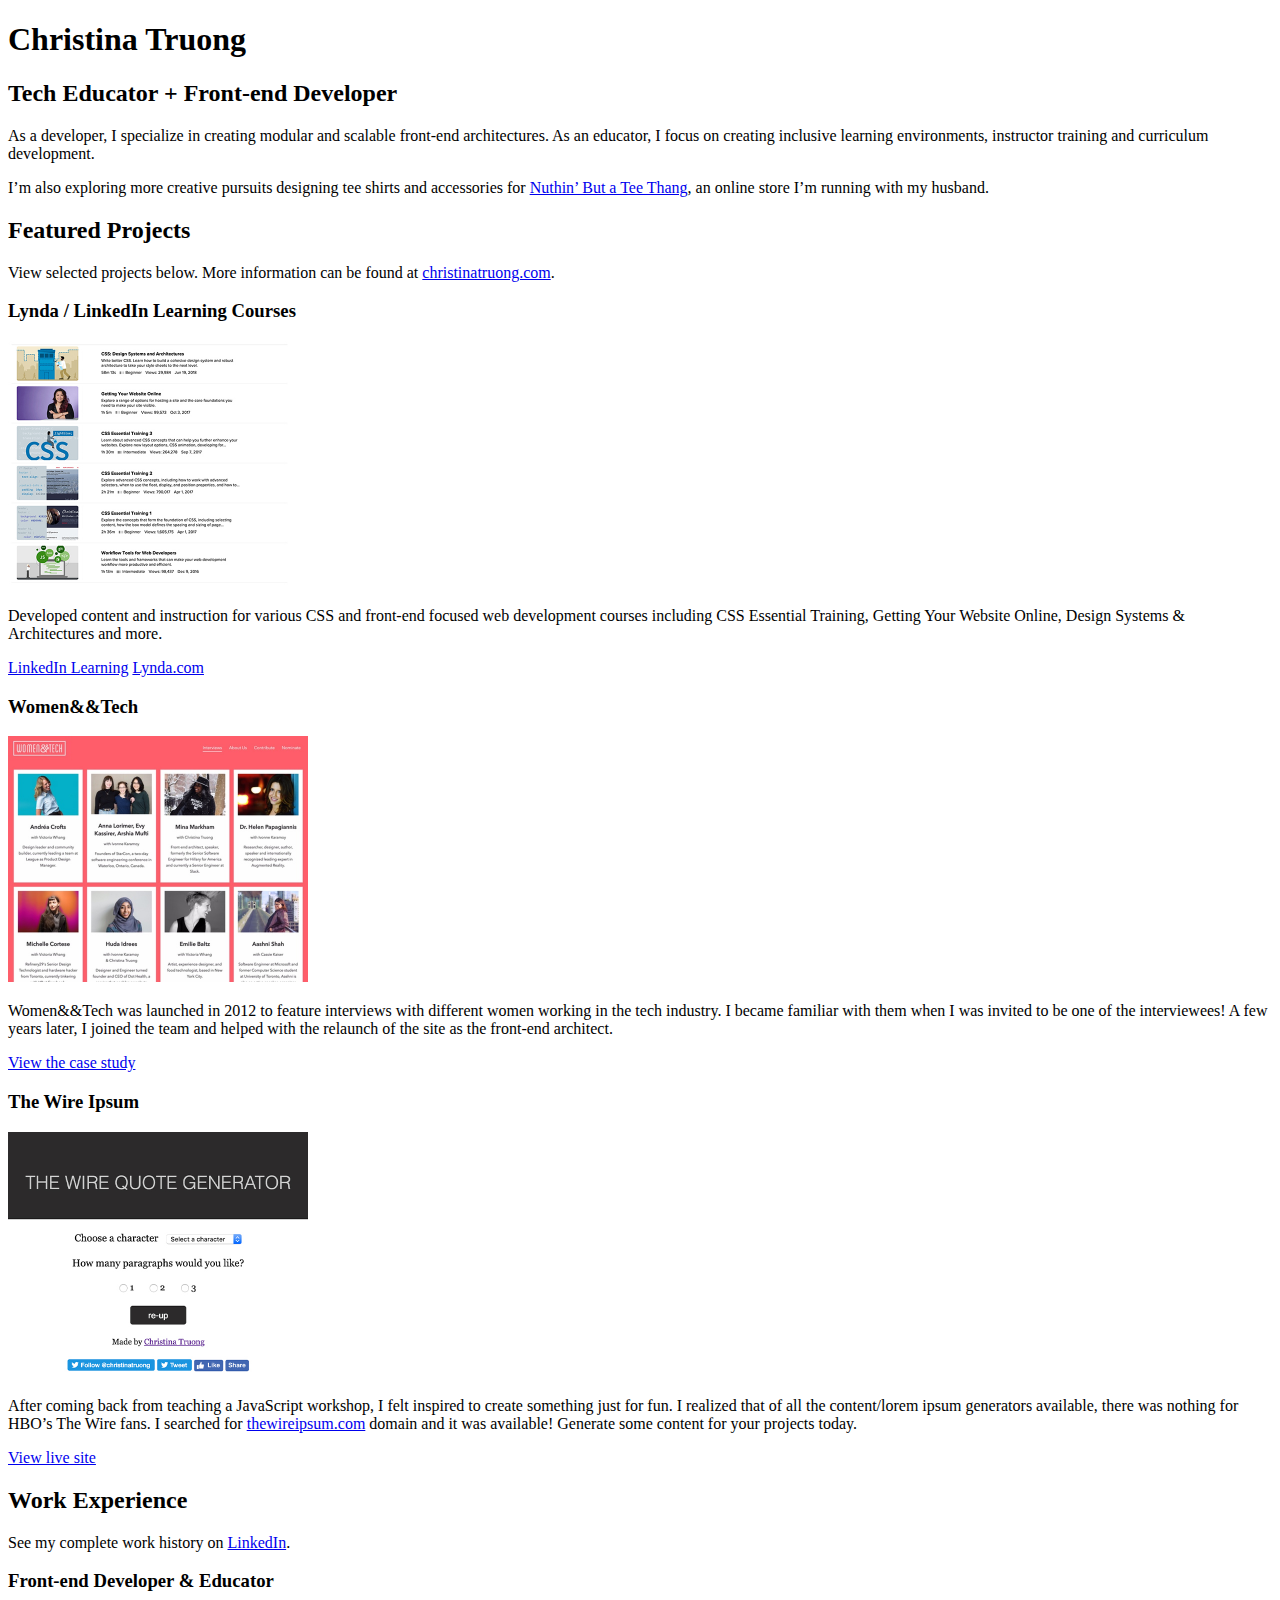
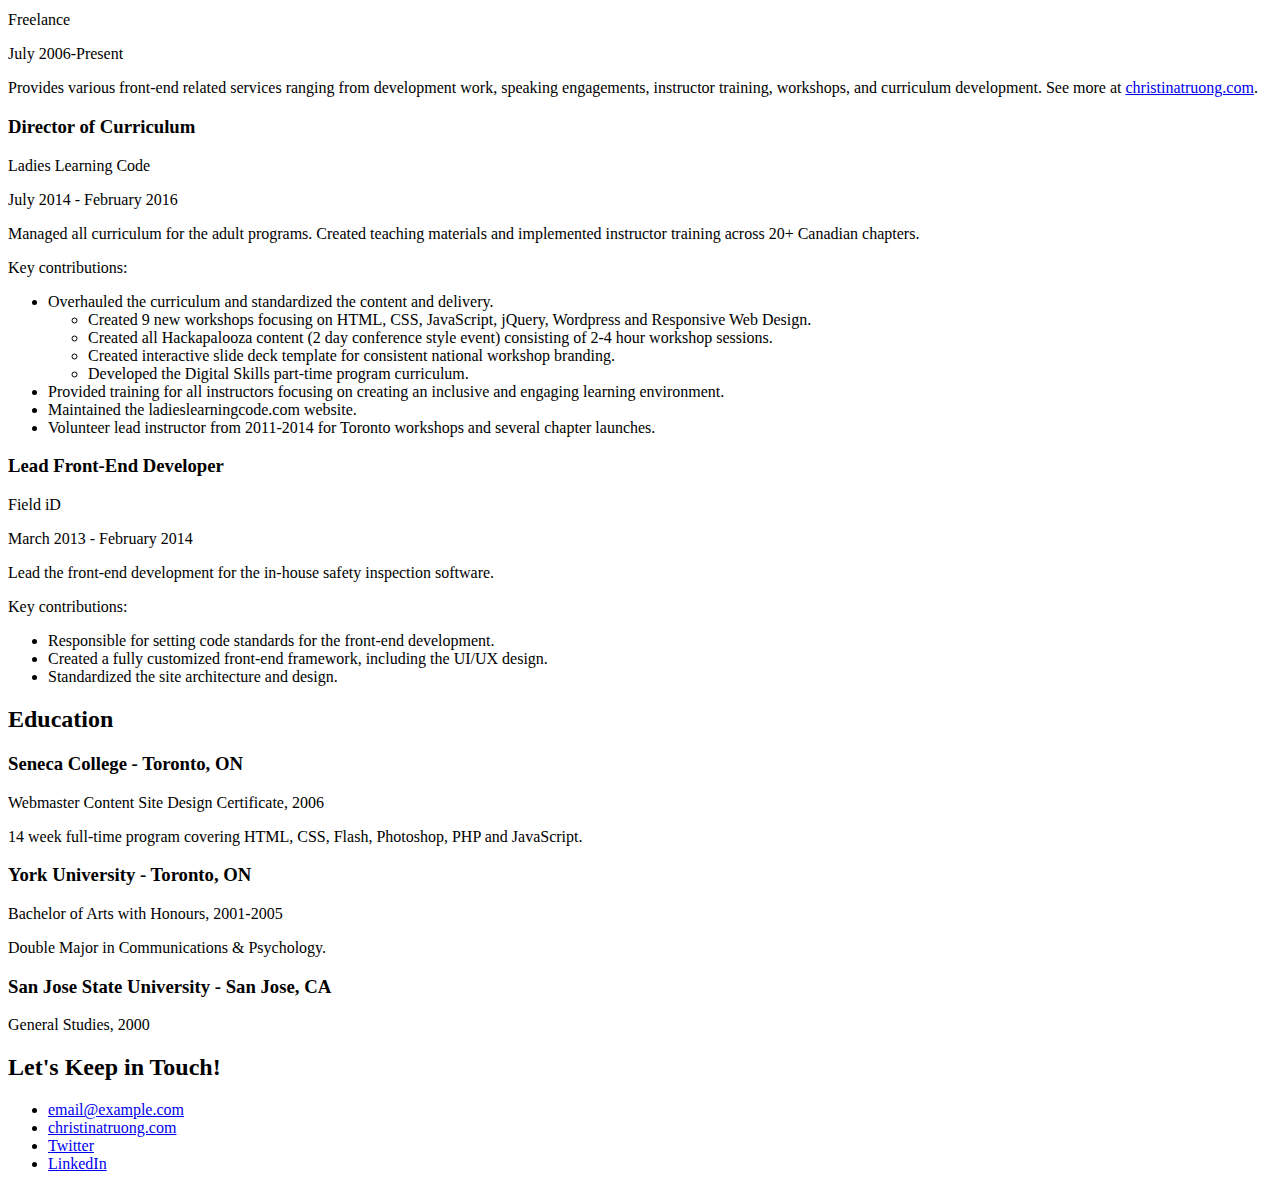
<file: CSS/Ex_Files_CSS_EssT/Ex_Files_CSS_EssT/Exercise Files/Ch2/02_12/css-portfolio/index.html>
<!DOCTYPE html>
<html lang="en">
  <head>
    <meta charset="UTF-8">
    <meta name="viewport" content="width=device-width, initial-scale=1.0">
    <title>Christina Truong, Tech Educator + Front-end Developer</title>
    <link rel="stylesheet" href="css/styles.css">
  </head>
  <body>
    <main>
      <!-- ***************  ABOUT / PROFILE  **************** -->
      <header>
        <h1>Christina Truong</h1>
        <h2>Tech Educator + Front-end Developer</h2>

        <p>As a developer, I specialize in creating modular and scalable front-end architectures. As an educator, I focus on creating inclusive learning environments, instructor training and curriculum development.</p>
        <p>I’m also exploring more creative pursuits designing tee shirts and accessories for <a href="http://teethang.com" target="_blank">Nuthin’ But a Tee Thang</a>, an online store I’m running with my husband.</p>
      </header>

      <!-- ************ PROJECTS / PORTFOLIO  ************** -->
      <section>
        <h2>Featured Projects</h2>
        <p>View selected projects below. More information can be found at <a href="http://christinatruong.com">christinatruong.com</a>.</p>

        <!-- Project 1 -->
        <section>
          <h3>Lynda / LinkedIn Learning Courses</h3>
          <img src="images/project-courses.jpg" alt="Lynda & LinkedIn Learning course list">
          <p>Developed content and instruction for various CSS and front-end focused web development courses including CSS Essential Training, Getting Your Website Online, Design Systems & Architectures and more.</p>
          <a href="https://www.linkedin.com/learning/instructors/christina-truong?u=2125562" target="_blank">LinkedIn Learning</a>
          <a href="https://www.lynda.com/Christina-Truong/7842227-1.html">Lynda.com</a>
        </section>

        <!-- Project 2 -->
        <section>
          <h3>Women&&Tech</h3>
          <img src="images/project-women-tech.jpg" alt="Women and Tech website">
          <p>Women&&Tech was launched in 2012 to feature interviews with different women working in the tech industry. I became familiar with them when I was invited to be one of the interviewees! A few years later, I joined the team and helped with the relaunch of the site as the front-end architect.</p>
          <a href="http://christinatruong.com/projects/women-and-tech-redesign.html" target="_blank">View the case study</a>
        </section>

        <!-- Project 3 -->
        <section>
          <h3>The Wire Ipsum</h3>
          <img src="images/project-wire-ipsum.jpg" alt="The Wire Ipsum website">
          <p>After coming back from teaching a JavaScript workshop, I felt inspired to create something just for fun. I realized that of all the content/lorem ipsum generators available, there was nothing for HBO’s The Wire fans. I searched for <a href="http://thewireipsum.com" target="_blank">thewireipsum.com</a> domain and it was available! Generate some content for your projects today.</p>
          <a href="http://thewireipsum.com" target="_blank">View live site</a>
        </section>
      </section>

      <!-- ***************  WORK EXPERIENCE  ***************** -->
      <section>
        <h2>Work Experience</h2>
        <p>See my complete work history on <a href="https://www.linkedin.com/in/christinatruong/">LinkedIn</a>.</p>

        <!-- Job 1 -->
        <section>
          <h3>Front-end Developer & Educator</h3>
          <p>Freelance</p>
          <p>July 2006-Present</p>
          <p>Provides various front-end related services ranging from development work, speaking engagements, instructor training, workshops, and curriculum development. See more at  <a href="http://christinatruong.com">christinatruong.com</a>.</p>
        </section>

        <!-- Job 2 -->
        <section>
          <h3>Director of Curriculum</h3>
          <p>Ladies Learning Code</p>
          <p>July 2014 - February 2016</p>
          <p>Managed all curriculum for the adult programs. Created teaching materials and implemented instructor training across 20+ Canadian chapters.</p>
          <p>Key contributions:</p>
          <ul>
            <li>Overhauled the curriculum and standardized the content and delivery.
              <ul>
                <li>Created 9 new workshops focusing on HTML, CSS, JavaScript, jQuery, Wordpress and Responsive Web Design.</li>
                <li>Created all Hackapalooza content (2 day conference style event) consisting of 2-4 hour workshop sessions.</li>
                <li>Created interactive slide deck template for consistent national workshop branding.</li>
                <li>Developed the Digital Skills part-time program curriculum.</li>
              </ul>
            </li>
            <li>Provided training for all instructors focusing on creating an inclusive and engaging learning environment.</li>
            <li>Maintained the ladieslearningcode.com website.</li>
            <li>Volunteer lead instructor from 2011-2014 for Toronto workshops and several chapter launches.</li>
          </ul>
        </section>

        <!-- Job 3 -->
        <section>
          <h3>Lead Front-End Developer</h3>
          <p>Field iD</p>
          <p>March 2013 - February 2014</p>
          <p>Lead the front-end development for the in-house safety inspection software.</p>
          <p>Key contributions:</p>
          <ul>
            <li>Responsible for setting code standards for the front-end development.</li>
            <li>Created a fully customized front-end framework, including the UI/UX design.</li>
            <li>Standardized the site architecture and design.</li>
          </ul>
        </section>
      </section>

      <!-- ******************  EDUCATION & CERTIFICATIONS ****************** -->
      <section>
        <h2>Education</h2>

        <section>
          <h3>Seneca College - Toronto, ON</h3>
          <p>Webmaster Content Site Design Certificate, 2006</p>
          <p>14 week full-time program covering HTML, CSS, Flash, Photoshop, PHP and JavaScript.</p>
        </section>

        <section>
          <h3>York University - Toronto, ON</h3>
          <p>Bachelor of Arts with Honours, 2001-2005</p>
          <p>Double Major in Communications & Psychology.</p>
        </section>

        <section>
          <h3>San Jose State University - San Jose, CA</h3>
          <p>General Studies, 2000</p>
        </section>
      </section>

      <!-- *****************  CONTACT INFO / SOCIAL MEDIA  ***************** -->
      <footer>
        <h2>Let's Keep in Touch!</h2>

        <!-- Social media and contact links. Add or remove any networks. -->
        <ul>
          <li><a href="mailto:email@example.com">email@example.com</a></li>
          <li><a href="http://christinatruong.com" target="_blank">christinatruong.com</a></li>
          <li><a href="http://twitter.com/christinatruong" target="_blank">Twitter</a></li>
          <li><a href="#" target="_blank">LinkedIn</a></li>
        </ul>
      </footer>
    </main>
  </body>
</html>
</file>
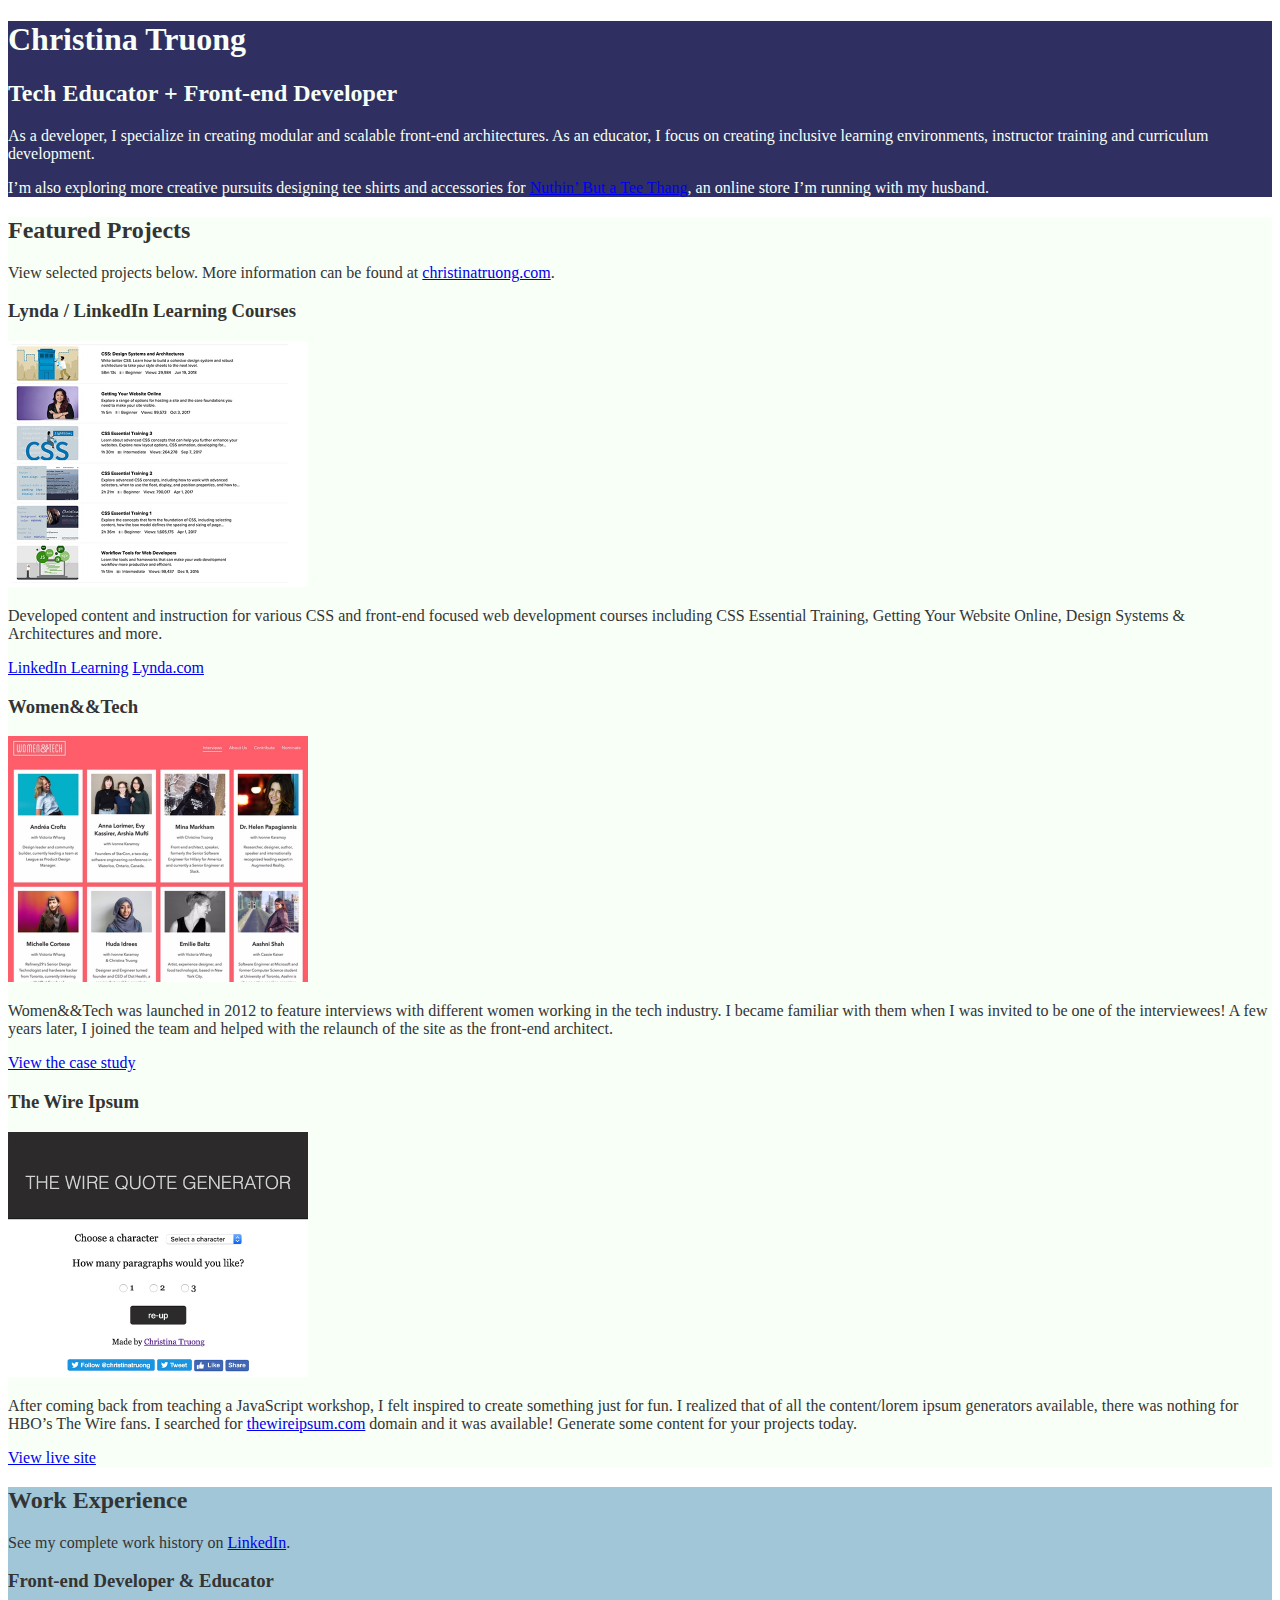
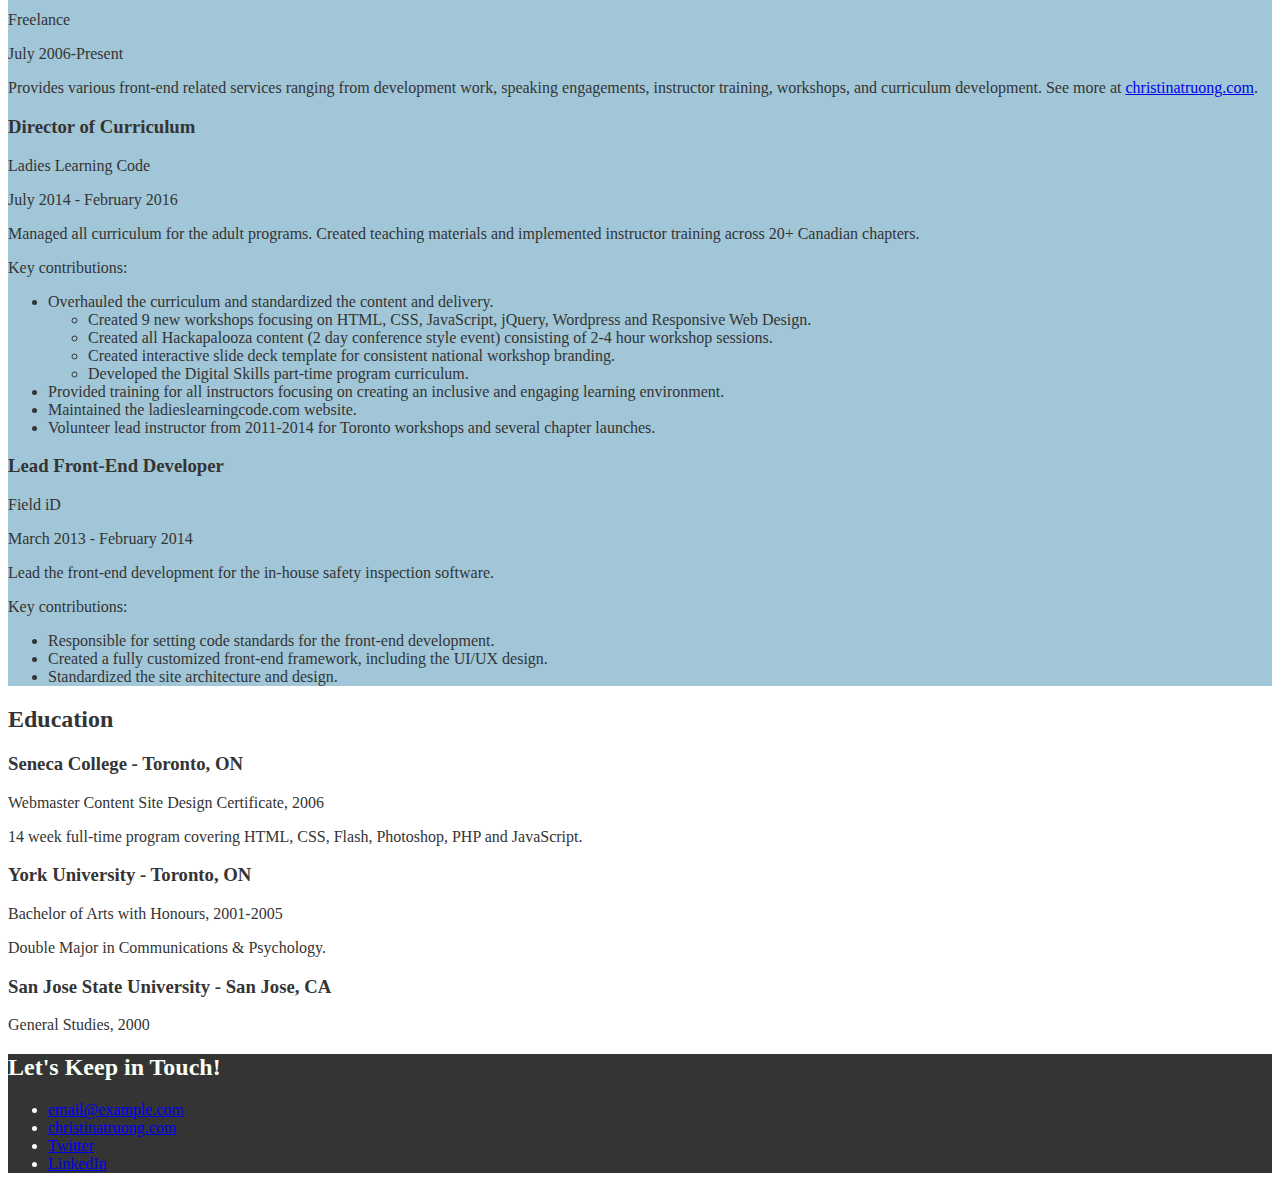
<file: CSS/Ex_Files_CSS_EssT/Ex_Files_CSS_EssT/Exercise Files/Ch2/02_14/css-portfolio/index.html>
<!DOCTYPE html>
<html lang="en">
  <head>
    <meta charset="UTF-8">
    <meta name="viewport" content="width=device-width, initial-scale=1.0">
    <title>Christina Truong, Tech Educator + Front-end Developer</title>
    <link rel="stylesheet" href="css/styles.css">
  </head>
  <body>
    <main>
      <!-- ***************  ABOUT / PROFILE  **************** -->
      <header>
        <h1>Christina Truong</h1>
        <h2>Tech Educator + Front-end Developer</h2>

        <p>As a developer, I specialize in creating modular and scalable front-end architectures. As an educator, I focus on creating inclusive learning environments, instructor training and curriculum development.</p>
        <p>I’m also exploring more creative pursuits designing tee shirts and accessories for <a href="http://teethang.com" target="_blank">Nuthin’ But a Tee Thang</a>, an online store I’m running with my husband.</p>
      </header>

      <!-- ************ PROJECTS / PORTFOLIO  ************** -->
      <section class="projects">
        <h2>Featured Projects</h2>
        <p>View selected projects below. More information can be found at <a href="http://christinatruong.com">christinatruong.com</a>.</p>

        <!-- Project 1 -->
        <section>
          <h3>Lynda / LinkedIn Learning Courses</h3>
          <img src="images/project-courses.jpg" alt="Lynda & LinkedIn Learning course list">
          <p>Developed content and instruction for various CSS and front-end focused web development courses including CSS Essential Training, Getting Your Website Online, Design Systems & Architectures and more.</p>
          <a href="https://www.linkedin.com/learning/instructors/christina-truong?u=2125562" target="_blank">LinkedIn Learning</a>
          <a href="https://www.lynda.com/Christina-Truong/7842227-1.html">Lynda.com</a>
        </section>

        <!-- Project 2 -->
        <section>
          <h3>Women&&Tech</h3>
          <img src="images/project-women-tech.jpg" alt="Women and Tech website">
          <p>Women&&Tech was launched in 2012 to feature interviews with different women working in the tech industry. I became familiar with them when I was invited to be one of the interviewees! A few years later, I joined the team and helped with the relaunch of the site as the front-end architect.</p>
          <a href="http://christinatruong.com/projects/women-and-tech-redesign.html" target="_blank">View the case study</a>
        </section>

        <!-- Project 3 -->
        <section>
          <h3>The Wire Ipsum</h3>
          <img src="images/project-wire-ipsum.jpg" alt="The Wire Ipsum website">
          <p>After coming back from teaching a JavaScript workshop, I felt inspired to create something just for fun. I realized that of all the content/lorem ipsum generators available, there was nothing for HBO’s The Wire fans. I searched for <a href="http://thewireipsum.com" target="_blank">thewireipsum.com</a> domain and it was available! Generate some content for your projects today.</p>
          <a href="http://thewireipsum.com" target="_blank">View live site</a>
        </section>
      </section>

      <!-- ***************  WORK EXPERIENCE  ***************** -->
      <section class="work-experience">
        <h2>Work Experience</h2>
        <p>See my complete work history on <a href="https://www.linkedin.com/in/christinatruong/">LinkedIn</a>.</p>

        <!-- Job 1 -->
        <section>
          <h3>Front-end Developer & Educator</h3>
          <p>Freelance</p>
          <p>July 2006-Present</p>
          <p>Provides various front-end related services ranging from development work, speaking engagements, instructor training, workshops, and curriculum development. See more at  <a href="http://christinatruong.com">christinatruong.com</a>.</p>
        </section>

        <!-- Job 2 -->
        <section>
          <h3>Director of Curriculum</h3>
          <p>Ladies Learning Code</p>
          <p>July 2014 - February 2016</p>
          <p>Managed all curriculum for the adult programs. Created teaching materials and implemented instructor training across 20+ Canadian chapters.</p>
          <p>Key contributions:</p>
          <ul>
            <li>Overhauled the curriculum and standardized the content and delivery.
              <ul>
                <li>Created 9 new workshops focusing on HTML, CSS, JavaScript, jQuery, Wordpress and Responsive Web Design.</li>
                <li>Created all Hackapalooza content (2 day conference style event) consisting of 2-4 hour workshop sessions.</li>
                <li>Created interactive slide deck template for consistent national workshop branding.</li>
                <li>Developed the Digital Skills part-time program curriculum.</li>
              </ul>
            </li>
            <li>Provided training for all instructors focusing on creating an inclusive and engaging learning environment.</li>
            <li>Maintained the ladieslearningcode.com website.</li>
            <li>Volunteer lead instructor from 2011-2014 for Toronto workshops and several chapter launches.</li>
          </ul>
        </section>

        <!-- Job 3 -->
        <section>
          <h3>Lead Front-End Developer</h3>
          <p>Field iD</p>
          <p>March 2013 - February 2014</p>
          <p>Lead the front-end development for the in-house safety inspection software.</p>
          <p>Key contributions:</p>
          <ul>
            <li>Responsible for setting code standards for the front-end development.</li>
            <li>Created a fully customized front-end framework, including the UI/UX design.</li>
            <li>Standardized the site architecture and design.</li>
          </ul>
        </section>
      </section>

      <!-- ******************  EDUCATION & CERTIFICATIONS ****************** -->
      <section class="education">
        <h2>Education</h2>

        <section>
          <h3>Seneca College - Toronto, ON</h3>
          <p>Webmaster Content Site Design Certificate, 2006</p>
          <p>14 week full-time program covering HTML, CSS, Flash, Photoshop, PHP and JavaScript.</p>
        </section>

        <section>
          <h3>York University - Toronto, ON</h3>
          <p>Bachelor of Arts with Honours, 2001-2005</p>
          <p>Double Major in Communications & Psychology.</p>
        </section>

        <section>
          <h3>San Jose State University - San Jose, CA</h3>
          <p>General Studies, 2000</p>
        </section>
      </section>

      <!-- *****************  CONTACT INFO / SOCIAL MEDIA  ***************** -->
      <footer>
        <h2>Let's Keep in Touch!</h2>

        <!-- Social media and contact links. Add or remove any networks. -->
        <ul>
          <li><a href="mailto:email@example.com">email@example.com</a></li>
          <li><a href="http://christinatruong.com" target="_blank">christinatruong.com</a></li>
          <li><a href="http://twitter.com/christinatruong" target="_blank">Twitter</a></li>
          <li><a href="#" target="_blank">LinkedIn</a></li>
        </ul>
      </footer>
    </main>
  </body>
</html>
</file>
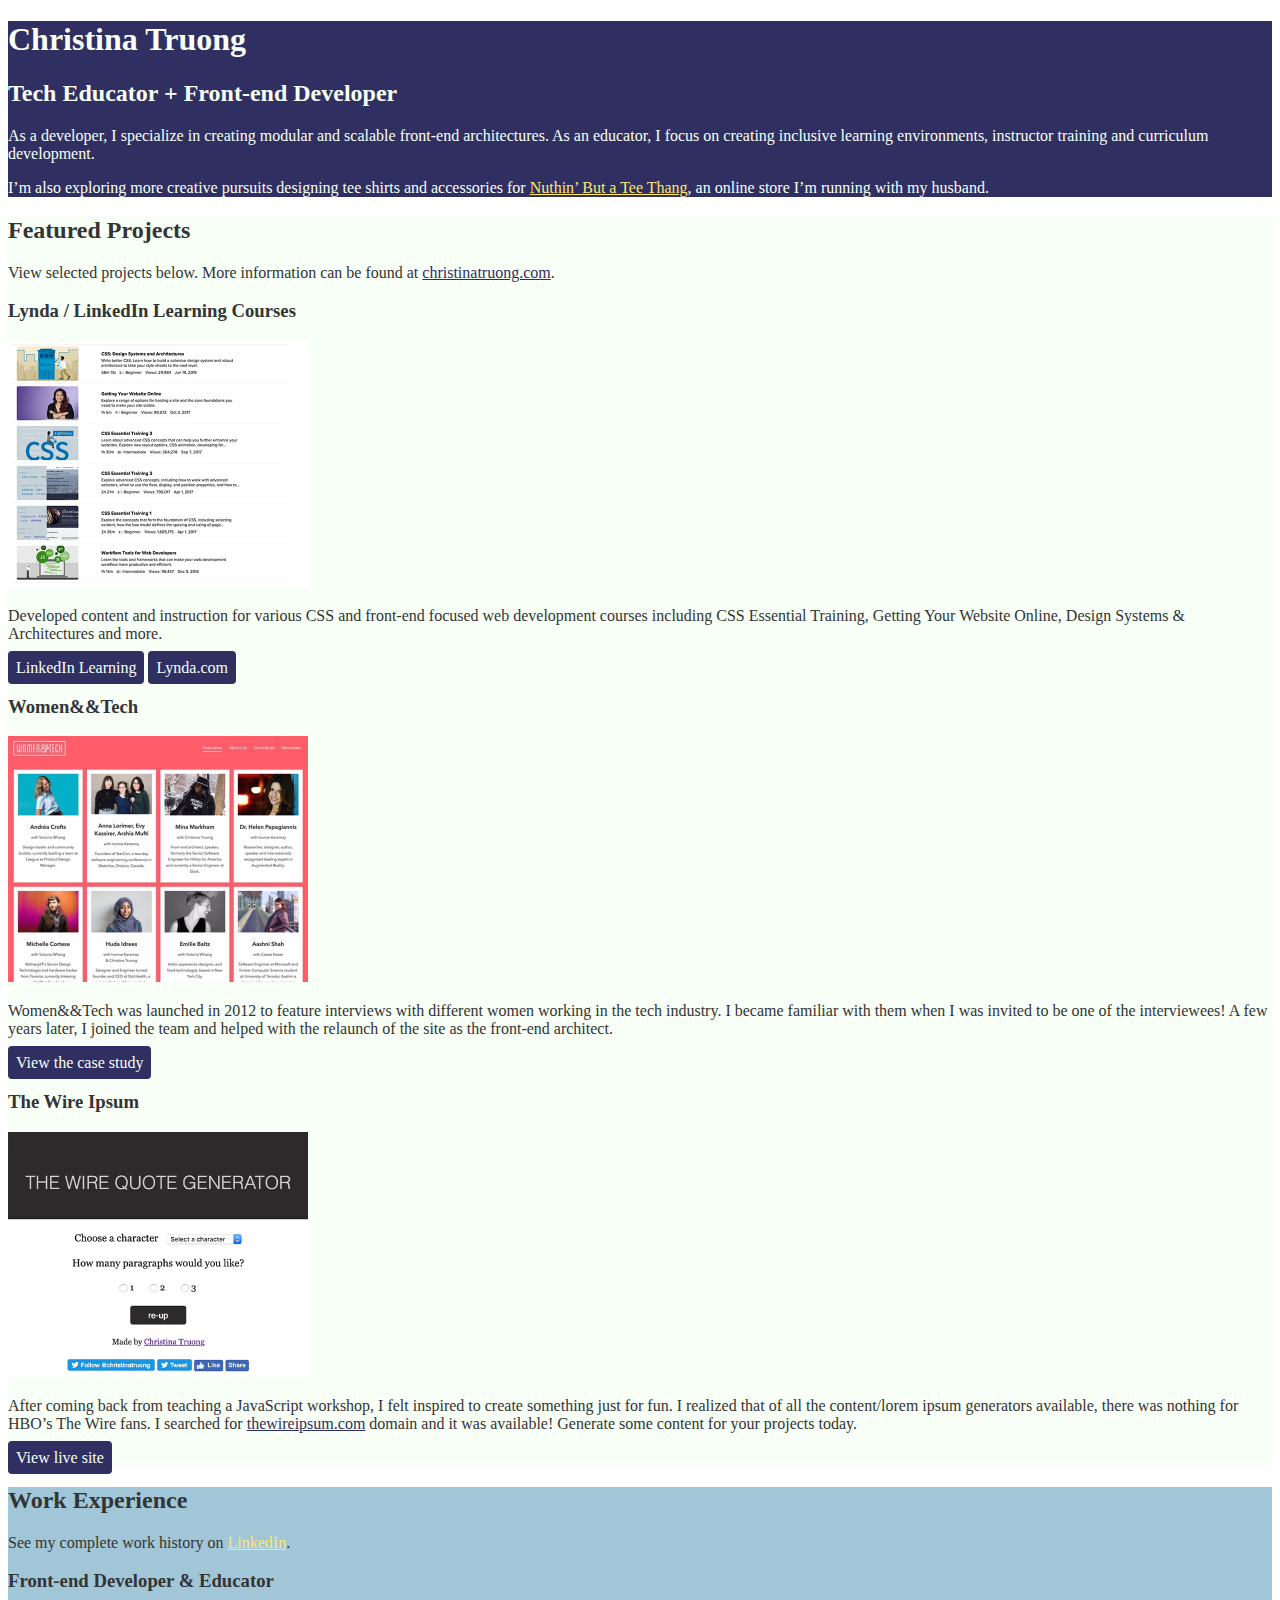
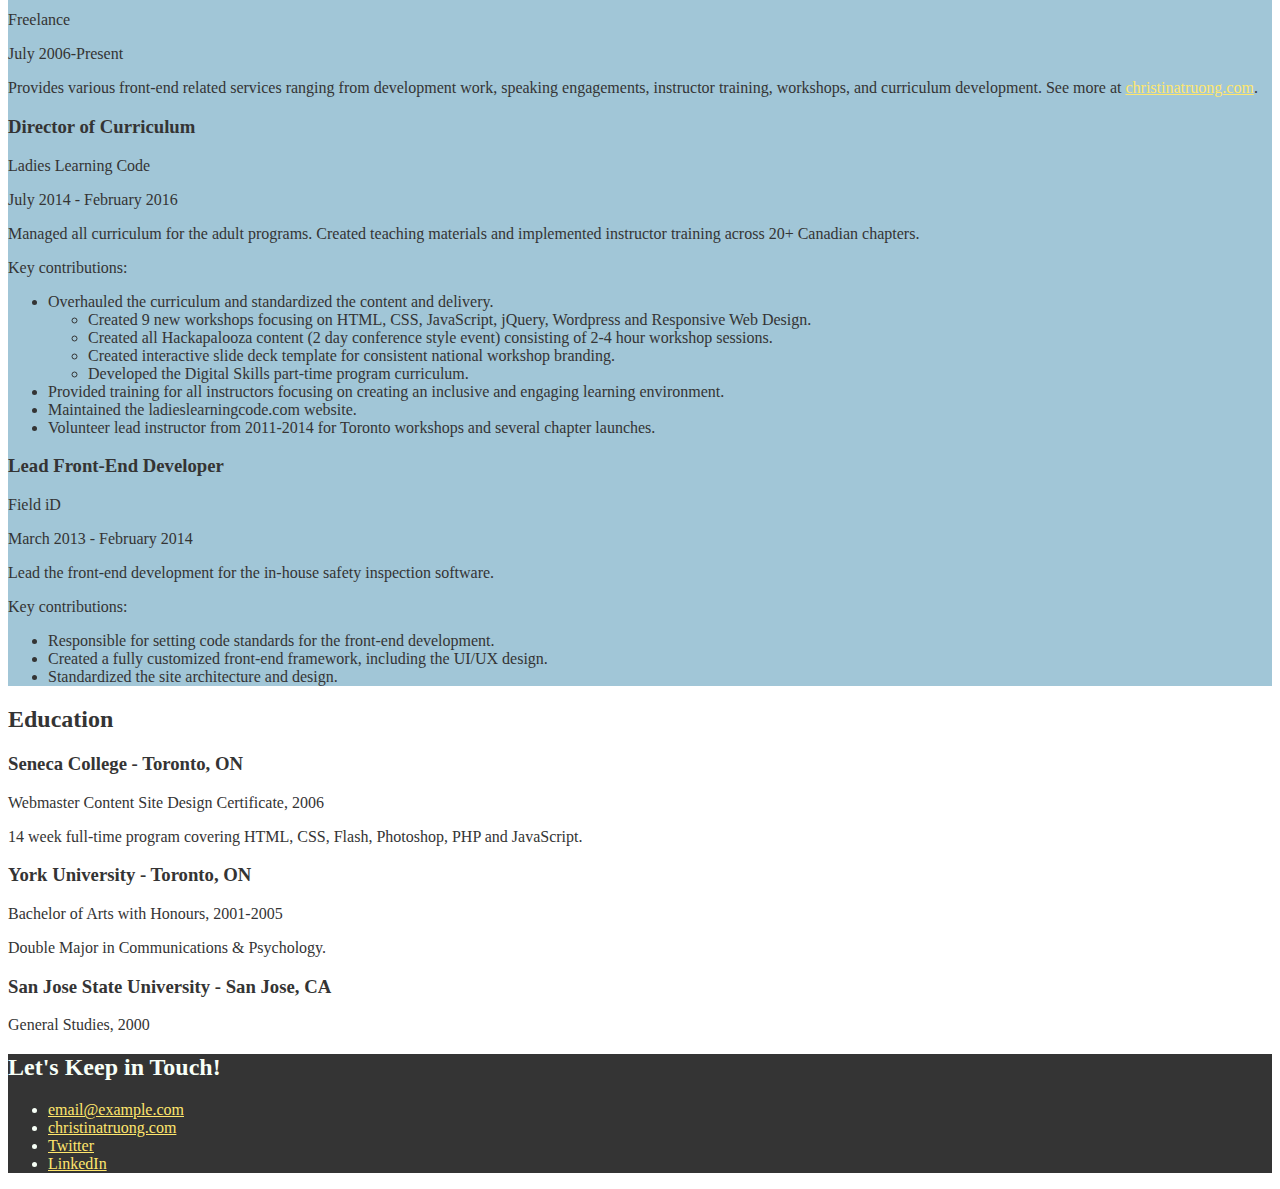
<file: CSS/Ex_Files_CSS_EssT/Ex_Files_CSS_EssT/Exercise Files/Ch3/03_08/css-portfolio/index.html>
<!DOCTYPE html>
<html lang="en">
  <head>
    <meta charset="UTF-8">
    <meta name="viewport" content="width=device-width, initial-scale=1.0">
    <title>Christina Truong, Tech Educator + Front-end Developer</title>
    <link rel="stylesheet" href="css/styles.css">
  </head>
  <body>
    <main>
      <!-- ***************  ABOUT / PROFILE  **************** -->
      <header>
        <h1>Christina Truong</h1>
        <h2>Tech Educator + Front-end Developer</h2>

        <p>As a developer, I specialize in creating modular and scalable front-end architectures. As an educator, I focus on creating inclusive learning environments, instructor training and curriculum development.</p>
        <p>I’m also exploring more creative pursuits designing tee shirts and accessories for <a href="http://teethang.com" target="_blank">Nuthin’ But a Tee Thang</a>, an online store I’m running with my husband.</p>
      </header>

      <!-- ************ PROJECTS / PORTFOLIO  ************** -->
      <section class="projects">
        <h2>Featured Projects</h2>
        <p>View selected projects below. More information can be found at <a href="http://christinatruong.com">christinatruong.com</a>.</p>

        <!-- Project 1 -->
        <section>
          <h3>Lynda / LinkedIn Learning Courses</h3>
          <img src="images/project-courses.jpg" alt="Lynda & LinkedIn Learning course list">
          <p>Developed content and instruction for various CSS and front-end focused web development courses including CSS Essential Training, Getting Your Website Online, Design Systems & Architectures and more.</p>
          <a class="btn" href="https://www.linkedin.com/learning/instructors/christina-truong?u=2125562" target="_blank">LinkedIn Learning</a>
          <a class="btn" href="https://www.lynda.com/Christina-Truong/7842227-1.html">Lynda.com</a>
        </section>

        <!-- Project 2 -->
        <section>
          <h3>Women&&Tech</h3>
          <img src="images/project-women-tech.jpg" alt="Women and Tech website">
          <p>Women&&Tech was launched in 2012 to feature interviews with different women working in the tech industry. I became familiar with them when I was invited to be one of the interviewees! A few years later, I joined the team and helped with the relaunch of the site as the front-end architect.</p>
          <a class="btn" href="http://christinatruong.com/projects/women-and-tech-redesign.html" target="_blank">View the case study</a>
        </section>

        <!-- Project 3 -->
        <section>
          <h3>The Wire Ipsum</h3>
          <img src="images/project-wire-ipsum.jpg" alt="The Wire Ipsum website">
          <p>After coming back from teaching a JavaScript workshop, I felt inspired to create something just for fun. I realized that of all the content/lorem ipsum generators available, there was nothing for HBO’s The Wire fans. I searched for <a href="http://thewireipsum.com" target="_blank">thewireipsum.com</a> domain and it was available! Generate some content for your projects today.</p>
          <a class="btn" href="http://thewireipsum.com" target="_blank">View live site</a>
        </section>
      </section>

      <!-- ***************  WORK EXPERIENCE  ***************** -->
      <section class="work-experience">
        <h2>Work Experience</h2>
        <p>See my complete work history on <a href="https://www.linkedin.com/in/christinatruong/">LinkedIn</a>.</p>

        <!-- Job 1 -->
        <section>
          <h3>Front-end Developer & Educator</h3>
          <p>Freelance</p>
          <p>July 2006-Present</p>
          <p>Provides various front-end related services ranging from development work, speaking engagements, instructor training, workshops, and curriculum development. See more at  <a href="http://christinatruong.com">christinatruong.com</a>.</p>
        </section>

        <!-- Job 2 -->
        <section>
          <h3>Director of Curriculum</h3>
          <p>Ladies Learning Code</p>
          <p>July 2014 - February 2016</p>
          <p>Managed all curriculum for the adult programs. Created teaching materials and implemented instructor training across 20+ Canadian chapters.</p>
          <p>Key contributions:</p>
          <ul>
            <li>Overhauled the curriculum and standardized the content and delivery.
              <ul>
                <li>Created 9 new workshops focusing on HTML, CSS, JavaScript, jQuery, Wordpress and Responsive Web Design.</li>
                <li>Created all Hackapalooza content (2 day conference style event) consisting of 2-4 hour workshop sessions.</li>
                <li>Created interactive slide deck template for consistent national workshop branding.</li>
                <li>Developed the Digital Skills part-time program curriculum.</li>
              </ul>
            </li>
            <li>Provided training for all instructors focusing on creating an inclusive and engaging learning environment.</li>
            <li>Maintained the ladieslearningcode.com website.</li>
            <li>Volunteer lead instructor from 2011-2014 for Toronto workshops and several chapter launches.</li>
          </ul>
        </section>

        <!-- Job 3 -->
        <section>
          <h3>Lead Front-End Developer</h3>
          <p>Field iD</p>
          <p>March 2013 - February 2014</p>
          <p>Lead the front-end development for the in-house safety inspection software.</p>
          <p>Key contributions:</p>
          <ul>
            <li>Responsible for setting code standards for the front-end development.</li>
            <li>Created a fully customized front-end framework, including the UI/UX design.</li>
            <li>Standardized the site architecture and design.</li>
          </ul>
        </section>
      </section>

      <!-- *************  EDUCATION & CERTIFICATIONS *********** -->
      <section class="education">
        <h2>Education</h2>

        <section>
          <h3>Seneca College - Toronto, ON</h3>
          <p>Webmaster Content Site Design Certificate, 2006</p>
          <p>14 week full-time program covering HTML, CSS, Flash, Photoshop, PHP and JavaScript.</p>
        </section>

        <section>
          <h3>York University - Toronto, ON</h3>
          <p>Bachelor of Arts with Honours, 2001-2005</p>
          <p>Double Major in Communications & Psychology.</p>
        </section>

        <section>
          <h3>San Jose State University - San Jose, CA</h3>
          <p>General Studies, 2000</p>
        </section>
      </section>

      <!-- ************  CONTACT INFO / SOCIAL MEDIA  ************ -->
      <footer>
        <h2>Let's Keep in Touch!</h2>

        <!-- Social media and contact links. Add or remove any networks. -->
        <ul>
          <li><a href="mailto:email@example.com">email@example.com</a></li>
          <li><a href="http://christinatruong.com" target="_blank">christinatruong.com</a></li>
          <li><a href="http://twitter.com/christinatruong" target="_blank">Twitter</a></li>
          <li><a href="#" target="_blank">LinkedIn</a></li>
        </ul>
      </footer>
    </main>
  </body>
</html>
</file>
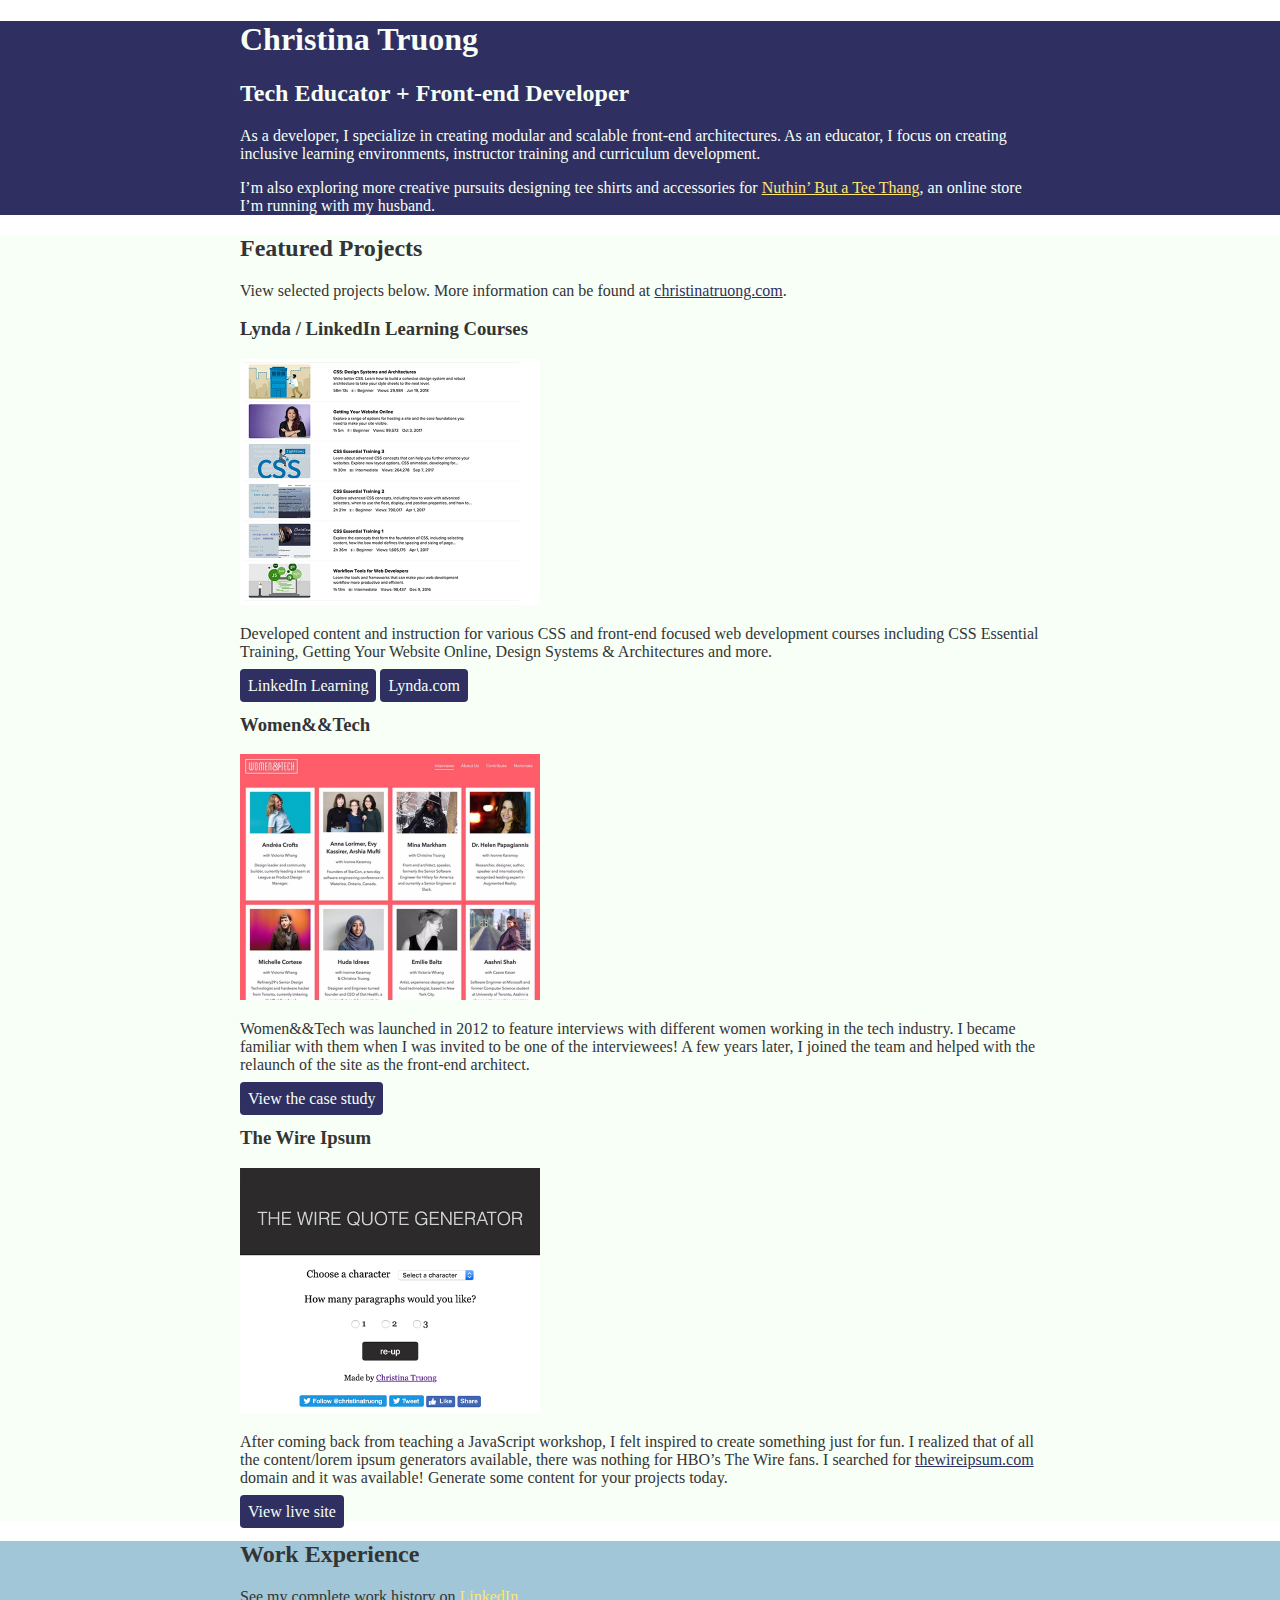
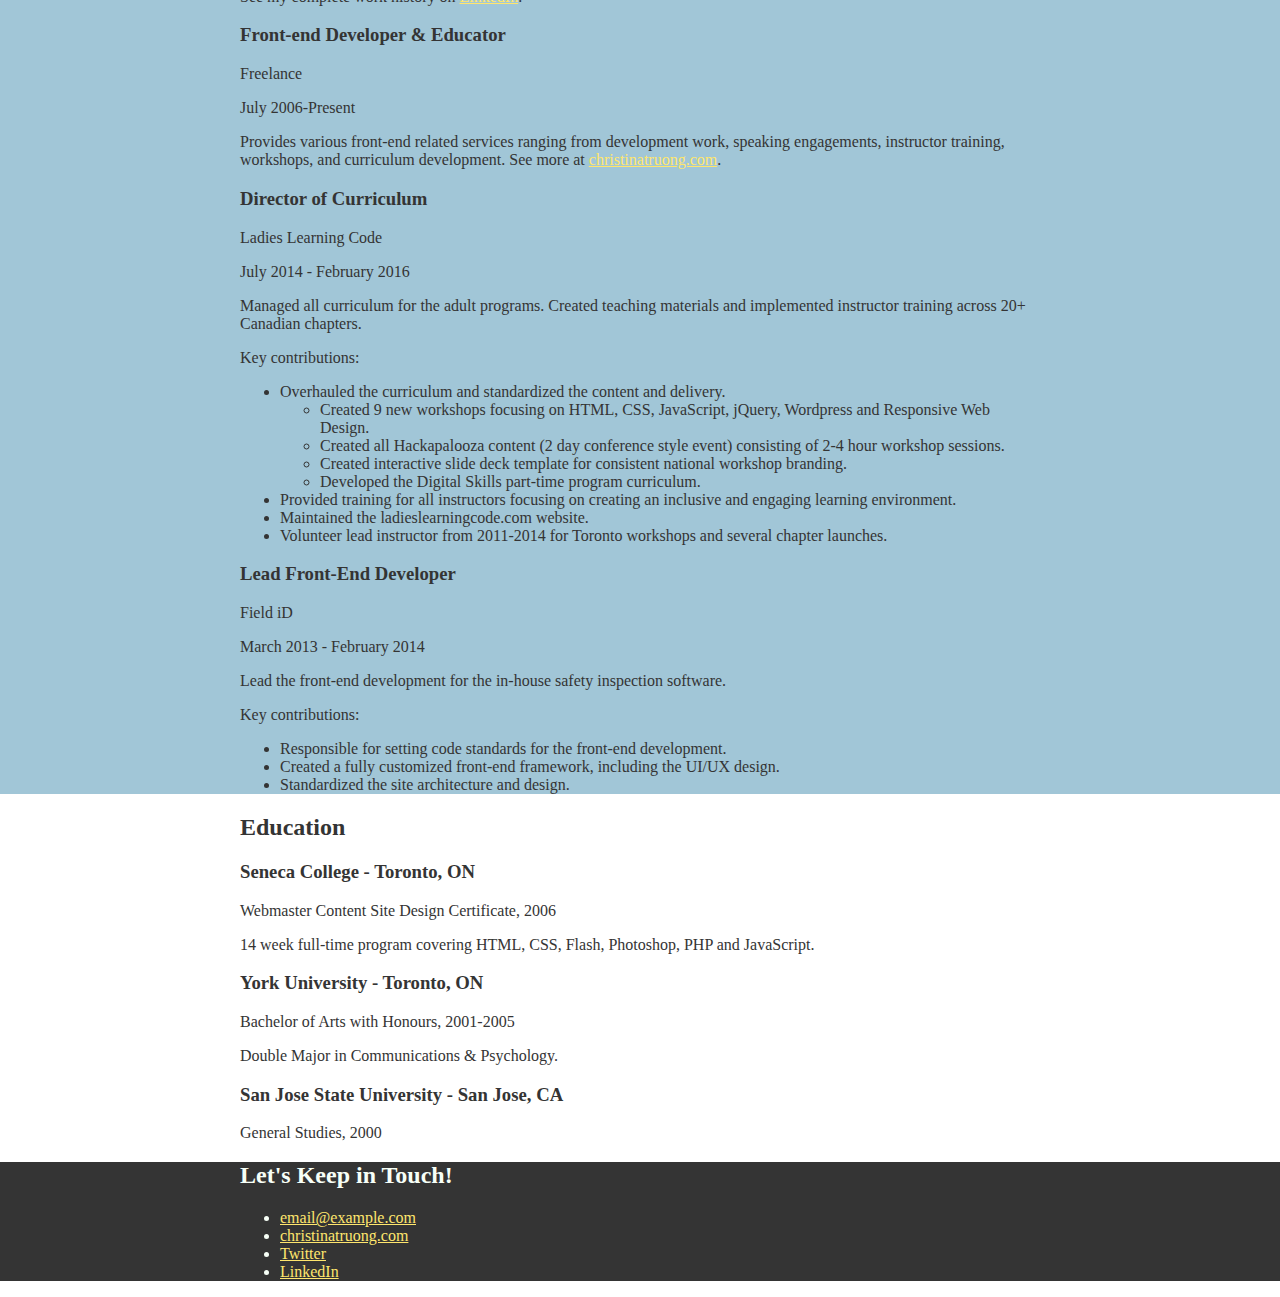
<file: CSS/Ex_Files_CSS_EssT/Ex_Files_CSS_EssT/Exercise Files/Ch3/03_09/css-portfolio/index.html>
<!DOCTYPE html>
<html lang="en">
  <head>
    <meta charset="UTF-8">
    <meta name="viewport" content="width=device-width, initial-scale=1.0">
    <title>Christina Truong, Tech Educator + Front-end Developer</title>
    <link rel="stylesheet" href="css/styles.css">
  </head>
  <body>
    <main>
      <!-- ***************  ABOUT / PROFILE  **************** -->
      <header>
        <div class="content-wrap">
          <h1>Christina Truong</h1>
          <h2>Tech Educator + Front-end Developer</h2>

          <p>As a developer, I specialize in creating modular and scalable front-end architectures. As an educator, I focus on creating inclusive learning environments, instructor training and curriculum development.</p>
          <p>I’m also exploring more creative pursuits designing tee shirts and accessories for <a href="http://teethang.com" target="_blank">Nuthin’ But a Tee Thang</a>, an online store I’m running with my husband.</p>
        </div>
      </header>

      <!-- ************ PROJECTS / PORTFOLIO  ************** -->
      <section class="projects">
        <div class="content-wrap">
          <h2>Featured Projects</h2>
          <p>View selected projects below. More information can be found at <a href="http://christinatruong.com">christinatruong.com</a>.</p>

          <!-- Project 1 -->
          <section>
            <h3>Lynda / LinkedIn Learning Courses</h3>
            <img src="images/project-courses.jpg" alt="Lynda & LinkedIn Learning course list">
            <p>Developed content and instruction for various CSS and front-end focused web development courses including CSS Essential Training, Getting Your Website Online, Design Systems & Architectures and more.</p>
            <a class="btn" href="https://www.linkedin.com/learning/instructors/christina-truong?u=2125562" target="_blank">LinkedIn Learning</a>
            <a class="btn" href="https://www.lynda.com/Christina-Truong/7842227-1.html">Lynda.com</a>
          </section>

          <!-- Project 2 -->
          <section>
            <h3>Women&&Tech</h3>
            <img src="images/project-women-tech.jpg" alt="Women and Tech website">
            <p>Women&&Tech was launched in 2012 to feature interviews with different women working in the tech industry. I became familiar with them when I was invited to be one of the interviewees! A few years later, I joined the team and helped with the relaunch of the site as the front-end architect.</p>
            <a class="btn" href="http://christinatruong.com/projects/women-and-tech-redesign.html" target="_blank">View the case study</a>
          </section>

          <!-- Project 3 -->
          <section>
            <h3>The Wire Ipsum</h3>
            <img src="images/project-wire-ipsum.jpg" alt="The Wire Ipsum website">
            <p>After coming back from teaching a JavaScript workshop, I felt inspired to create something just for fun. I realized that of all the content/lorem ipsum generators available, there was nothing for HBO’s The Wire fans. I searched for <a href="http://thewireipsum.com" target="_blank">thewireipsum.com</a> domain and it was available! Generate some content for your projects today.</p>
            <a class="btn" href="http://thewireipsum.com" target="_blank">View live site</a>
          </section>
        </div>
      </section>

      <!-- ****************  WORK EXPERIENCE  ******************** -->
      <section class="work-experience">
        <div class="content-wrap">
          <h2>Work Experience</h2>
          <p>See my complete work history on <a href="https://www.linkedin.com/in/christinatruong/">LinkedIn</a>.</p>

          <!-- Job 1 -->
          <section>
            <h3>Front-end Developer & Educator</h3>
            <p>Freelance</p>
            <p>July 2006-Present</p>
            <p>Provides various front-end related services ranging from development work, speaking engagements, instructor training, workshops, and curriculum development. See more at  <a href="http://christinatruong.com">christinatruong.com</a>.</p>
          </section>

          <!-- Job 2 -->
          <section>
            <h3>Director of Curriculum</h3>
            <p>Ladies Learning Code</p>
            <p>July 2014 - February 2016</p>
            <p>Managed all curriculum for the adult programs. Created teaching materials and implemented instructor training across 20+ Canadian chapters.</p>
            <p>Key contributions:</p>
            <ul>
              <li>Overhauled the curriculum and standardized the content and delivery.
                <ul>
                  <li>Created 9 new workshops focusing on HTML, CSS, JavaScript, jQuery, Wordpress and Responsive Web Design.</li>
                  <li>Created all Hackapalooza content (2 day conference style event) consisting of 2-4 hour workshop sessions.</li>
                  <li>Created interactive slide deck template for consistent national workshop branding.</li>
                  <li>Developed the Digital Skills part-time program curriculum.</li>
                </ul>
              </li>
              <li>Provided training for all instructors focusing on creating an inclusive and engaging learning environment.</li>
              <li>Maintained the ladieslearningcode.com website.</li>
              <li>Volunteer lead instructor from 2011-2014 for Toronto workshops and several chapter launches.</li>
            </ul>
          </section>

          <!-- Job 3 -->
          <section>
            <h3>Lead Front-End Developer</h3>
            <p>Field iD</p>
            <p>March 2013 - February 2014</p>
            <p>Lead the front-end development for the in-house safety inspection software.</p>
            <p>Key contributions:</p>
            <ul>
              <li>Responsible for setting code standards for the front-end development.</li>
              <li>Created a fully customized front-end framework, including the UI/UX design.</li>
              <li>Standardized the site architecture and design.</li>
            </ul>
          </section>
        </div>
      </section>

      <!-- *************  EDUCATION & CERTIFICATIONS *********** -->
      <section class="education">
        <div class="content-wrap">
          <h2>Education</h2>

          <section>
            <h3>Seneca College - Toronto, ON</h3>
            <p>Webmaster Content Site Design Certificate, 2006</p>
            <p>14 week full-time program covering HTML, CSS, Flash, Photoshop, PHP and JavaScript.</p>
          </section>

          <section>
            <h3>York University - Toronto, ON</h3>
            <p>Bachelor of Arts with Honours, 2001-2005</p>
            <p>Double Major in Communications & Psychology.</p>
          </section>

          <section>
            <h3>San Jose State University - San Jose, CA</h3>
            <p>General Studies, 2000</p>
          </section>
        </div>
      </section>

      <!-- ************  CONTACT INFO / SOCIAL MEDIA  ************ -->
      <footer>
        <div class="content-wrap">
          <h2>Let's Keep in Touch!</h2>

          <!-- Social media and contact links. Add or remove any networks. -->
          <ul>
            <li><a href="mailto:email@example.com">email@example.com</a></li>
            <li><a href="http://christinatruong.com" target="_blank">christinatruong.com</a></li>
            <li><a href="http://twitter.com/christinatruong" target="_blank">Twitter</a></li>
            <li><a href="#" target="_blank">LinkedIn</a></li>
          </ul>
        </div>
      </footer>
    </main>
  </body>
</html>
</file>
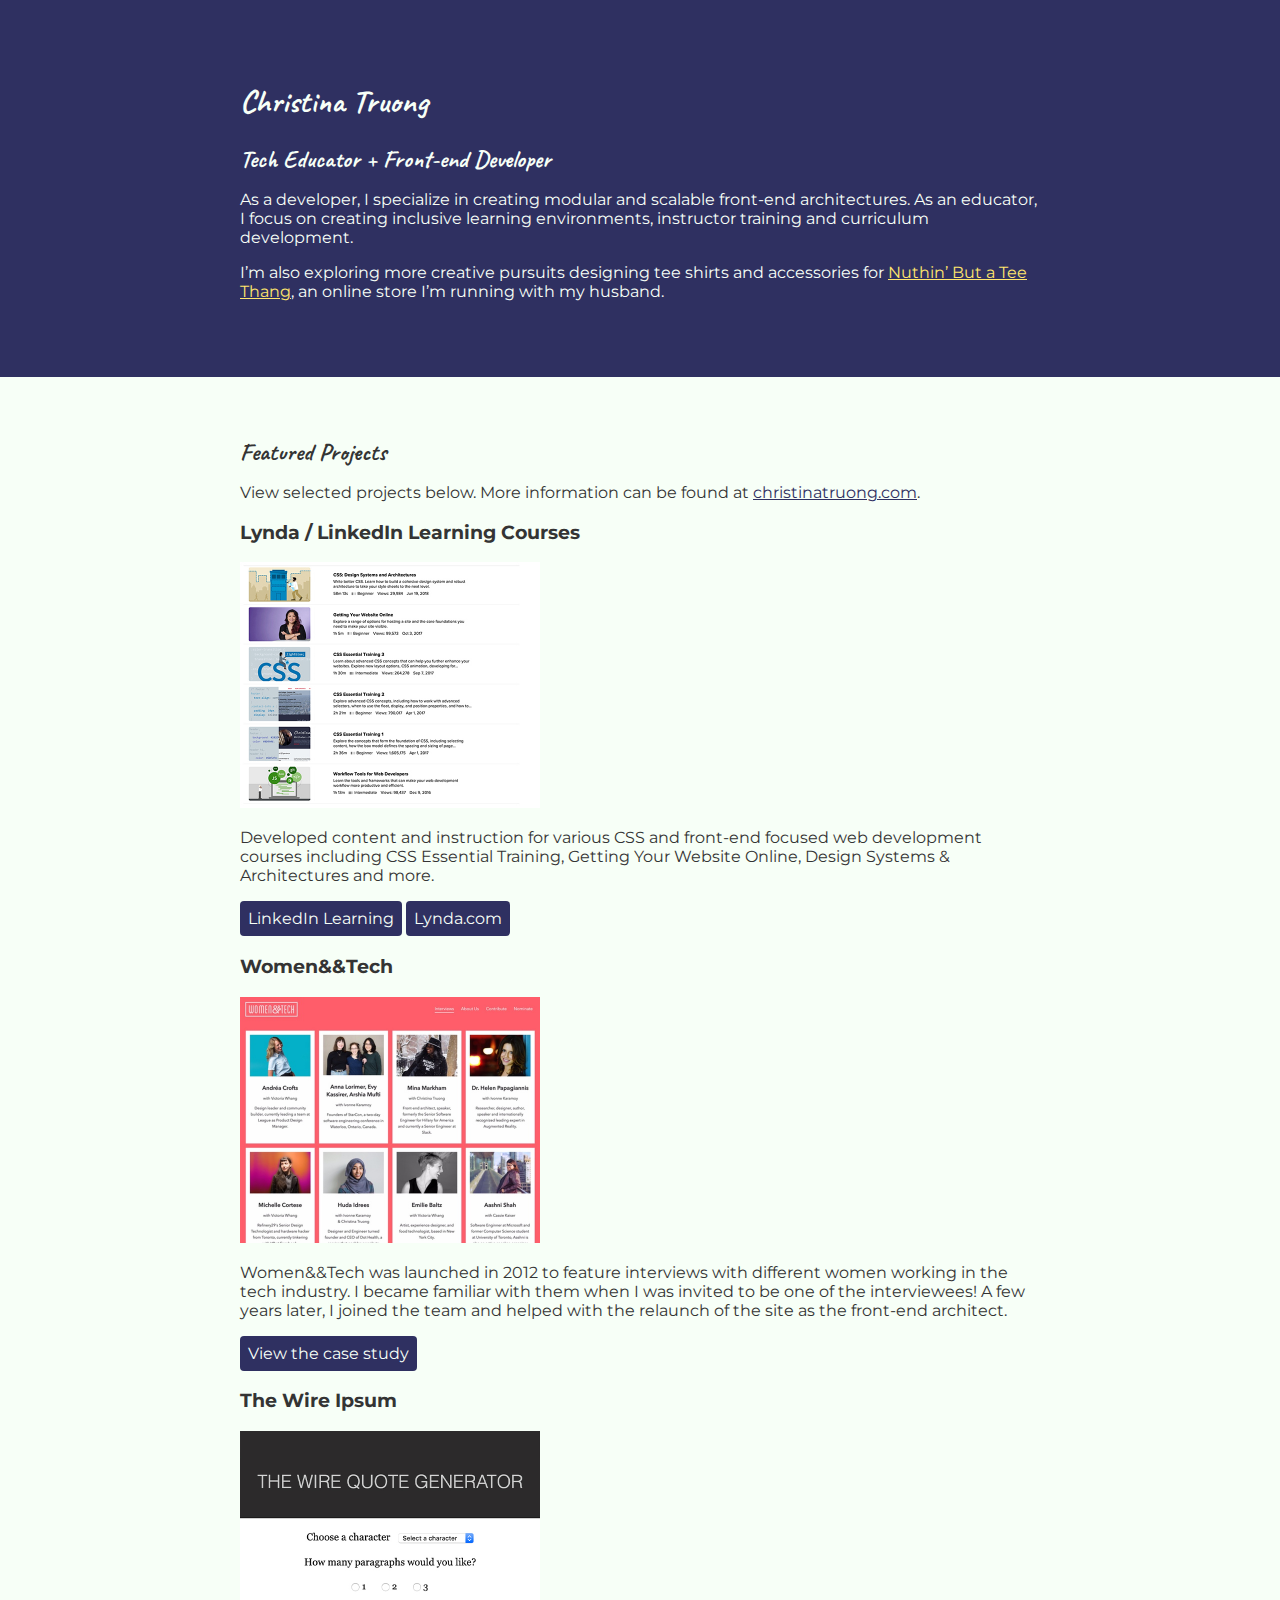
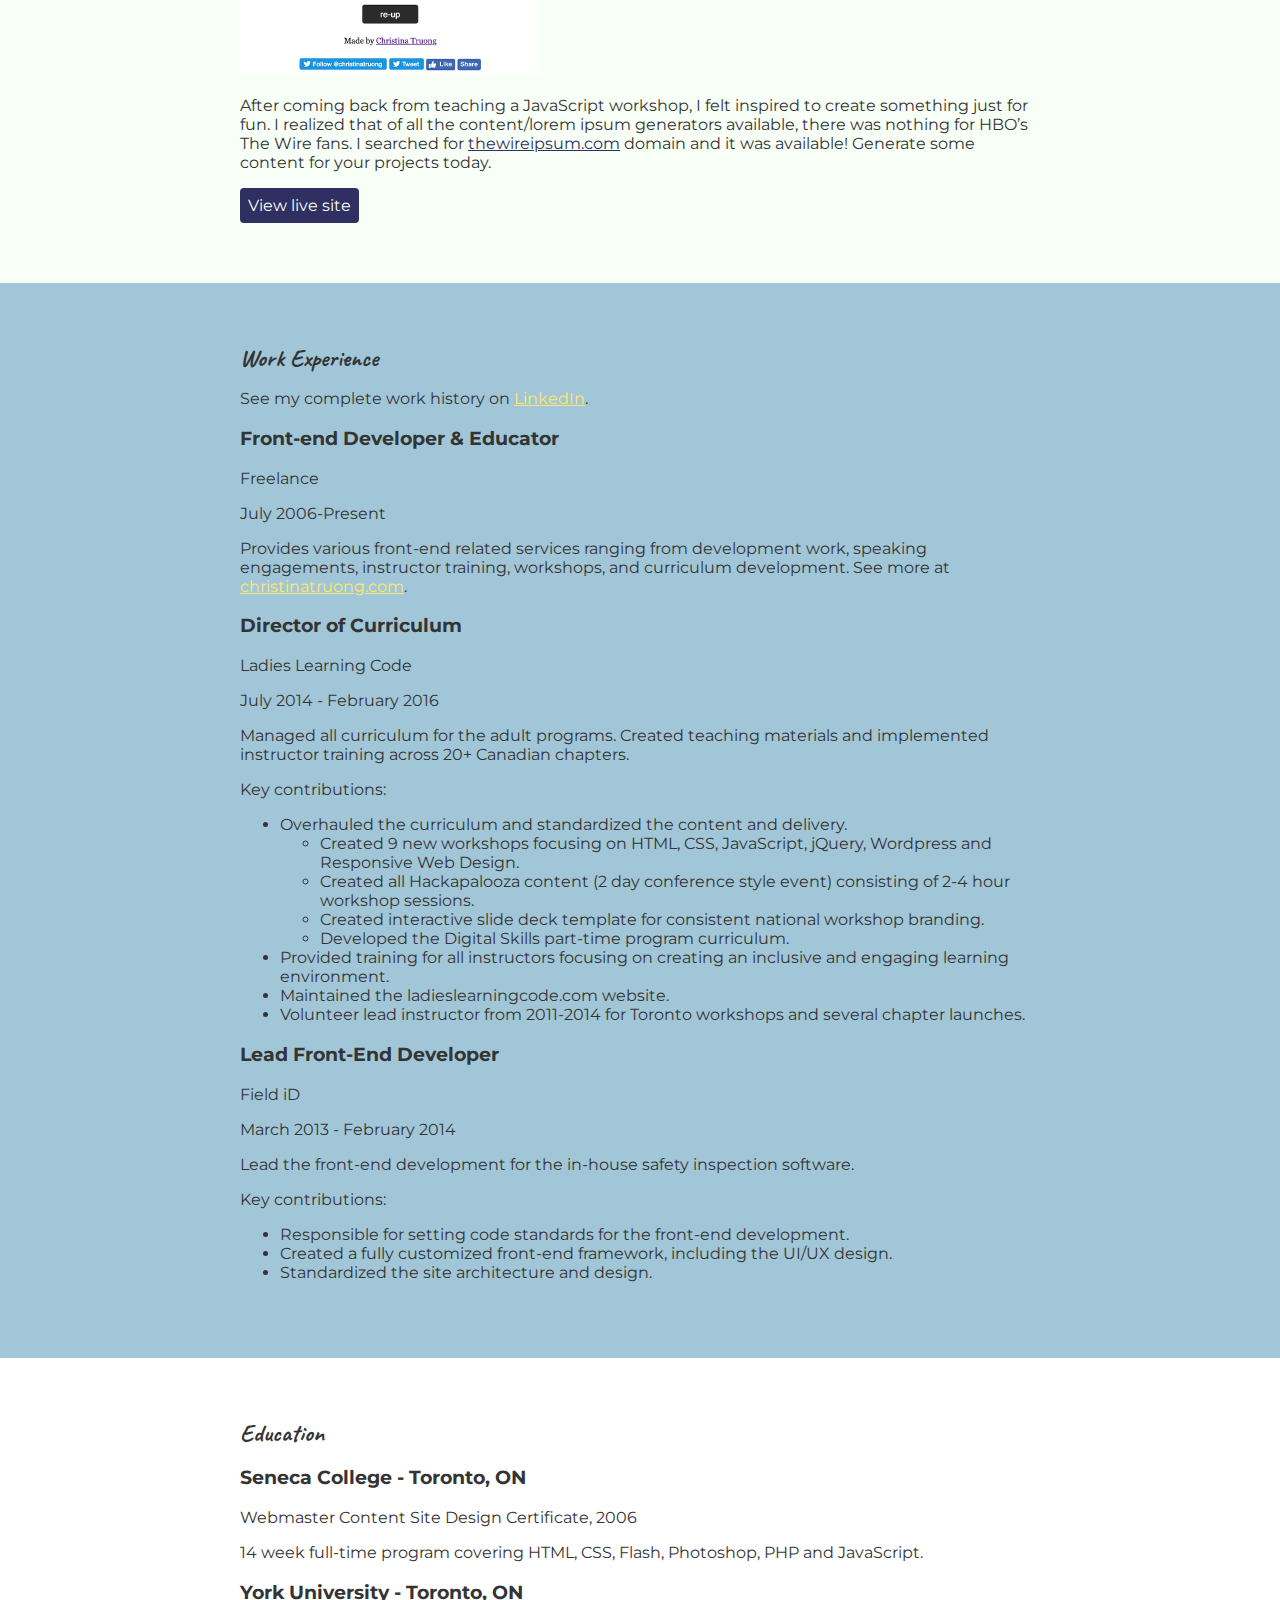
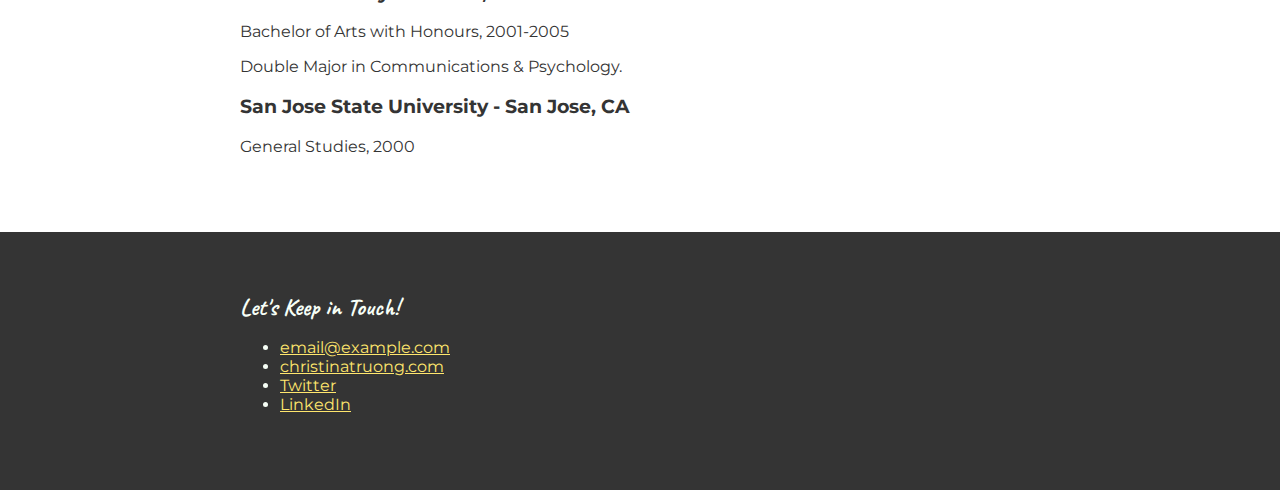
<file: CSS/Ex_Files_CSS_EssT/Ex_Files_CSS_EssT/Exercise Files/Ch4/04_10/css-portfolio/index.html>
<!DOCTYPE html>
<html lang="en">
  <head>
    <meta charset="UTF-8">
    <meta name="viewport" content="width=device-width, initial-scale=1.0">
    <title>Christina Truong, Tech Educator + Front-end Developer</title>
    <link href="https://fonts.googleapis.com/css?family=Caveat|Montserrat:400,600&display=swap" rel="stylesheet"> 
    <link rel="stylesheet" href="css/styles.css">
  </head>
  <body>
    <main>
      <!-- ***************  ABOUT / PROFILE  **************** -->
      <header>
        <div class="content-wrap">
          <h1>Christina Truong</h1>
          <h2>Tech Educator + Front-end Developer</h2>

          <p>As a developer, I specialize in creating modular and scalable front-end architectures. As an educator, I focus on creating inclusive learning environments, instructor training and curriculum development.</p>
          <p>I’m also exploring more creative pursuits designing tee shirts and accessories for <a href="http://teethang.com" target="_blank">Nuthin’ But a Tee Thang</a>, an online store I’m running with my husband.</p>
        </div>
      </header>

      <!-- ************ PROJECTS / PORTFOLIO  ************** -->
      <section class="projects">
        <div class="content-wrap">
          <h2>Featured Projects</h2>
          <p>View selected projects below. More information can be found at <a href="http://christinatruong.com">christinatruong.com</a>.</p>

          <!-- Project 1 -->
          <section>
            <h3>Lynda / LinkedIn Learning Courses</h3>
            <img src="images/project-courses.jpg" alt="Lynda & LinkedIn Learning course list">
            <p>Developed content and instruction for various CSS and front-end focused web development courses including CSS Essential Training, Getting Your Website Online, Design Systems & Architectures and more.</p>
            <a class="btn" href="https://www.linkedin.com/learning/instructors/christina-truong?u=2125562" target="_blank">LinkedIn Learning</a>
            <a class="btn" href="https://www.lynda.com/Christina-Truong/7842227-1.html">Lynda.com</a>
          </section>

          <!-- Project 2 -->
          <section>
            <h3>Women&&Tech</h3>
            <img src="images/project-women-tech.jpg" alt="Women and Tech website">
            <p>Women&&Tech was launched in 2012 to feature interviews with different women working in the tech industry. I became familiar with them when I was invited to be one of the interviewees! A few years later, I joined the team and helped with the relaunch of the site as the front-end architect.</p>
            <a class="btn" href="http://christinatruong.com/projects/women-and-tech-redesign.html" target="_blank">View the case study</a>
          </section>

          <!-- Project 3 -->
          <section>
            <h3>The Wire Ipsum</h3>
            <img src="images/project-wire-ipsum.jpg" alt="The Wire Ipsum website">
            <p>After coming back from teaching a JavaScript workshop, I felt inspired to create something just for fun. I realized that of all the content/lorem ipsum generators available, there was nothing for HBO’s The Wire fans. I searched for <a href="http://thewireipsum.com" target="_blank">thewireipsum.com</a> domain and it was available! Generate some content for your projects today.</p>
            <a class="btn" href="http://thewireipsum.com" target="_blank">View live site</a>
          </section>
        </div>
      </section>

      <!-- ****************  WORK EXPERIENCE  ******************** -->
      <section class="work-experience">
        <div class="content-wrap">
          <h2>Work Experience</h2>
          <p>See my complete work history on <a href="https://www.linkedin.com/in/christinatruong/">LinkedIn</a>.</p>

          <!-- Job 1 -->
          <section>
            <h3>Front-end Developer & Educator</h3>
            <p>Freelance</p>
            <p>July 2006-Present</p>
            <p>Provides various front-end related services ranging from development work, speaking engagements, instructor training, workshops, and curriculum development. See more at  <a href="http://christinatruong.com">christinatruong.com</a>.</p>
          </section>

          <!-- Job 2 -->
          <section>
            <h3>Director of Curriculum</h3>
            <p>Ladies Learning Code</p>
            <p>July 2014 - February 2016</p>
            <p>Managed all curriculum for the adult programs. Created teaching materials and implemented instructor training across 20+ Canadian chapters.</p>
            <p>Key contributions:</p>
            <ul>
              <li>Overhauled the curriculum and standardized the content and delivery.
                <ul>
                  <li>Created 9 new workshops focusing on HTML, CSS, JavaScript, jQuery, Wordpress and Responsive Web Design.</li>
                  <li>Created all Hackapalooza content (2 day conference style event) consisting of 2-4 hour workshop sessions.</li>
                  <li>Created interactive slide deck template for consistent national workshop branding.</li>
                  <li>Developed the Digital Skills part-time program curriculum.</li>
                </ul>
              </li>
              <li>Provided training for all instructors focusing on creating an inclusive and engaging learning environment.</li>
              <li>Maintained the ladieslearningcode.com website.</li>
              <li>Volunteer lead instructor from 2011-2014 for Toronto workshops and several chapter launches.</li>
            </ul>
          </section>

          <!-- Job 3 -->
          <section>
            <h3>Lead Front-End Developer</h3>
            <p>Field iD</p>
            <p>March 2013 - February 2014</p>
            <p>Lead the front-end development for the in-house safety inspection software.</p>
            <p>Key contributions:</p>
            <ul>
              <li>Responsible for setting code standards for the front-end development.</li>
              <li>Created a fully customized front-end framework, including the UI/UX design.</li>
              <li>Standardized the site architecture and design.</li>
            </ul>
          </section>
        </div>
      </section>

      <!-- *************  EDUCATION & CERTIFICATIONS *********** -->
      <section class="education">
        <div class="content-wrap">
          <h2>Education</h2>

          <section>
            <h3>Seneca College - Toronto, ON</h3>
            <p>Webmaster Content Site Design Certificate, 2006</p>
            <p>14 week full-time program covering HTML, CSS, Flash, Photoshop, PHP and JavaScript.</p>
          </section>

          <section>
            <h3>York University - Toronto, ON</h3>
            <p>Bachelor of Arts with Honours, 2001-2005</p>
            <p>Double Major in Communications & Psychology.</p>
          </section>

          <section>
            <h3>San Jose State University - San Jose, CA</h3>
            <p>General Studies, 2000</p>
          </section>
        </div>
      </section>

      <!-- ************  CONTACT INFO / SOCIAL MEDIA  ************ -->
      <footer>
        <div class="content-wrap">
          <h2>Let's Keep in Touch!</h2>

          <!-- Social media and contact links. Add or remove any networks. -->
          <ul>
            <li><a href="mailto:email@example.com">email@example.com</a></li>
            <li><a href="http://christinatruong.com" target="_blank">christinatruong.com</a></li>
            <li><a href="http://twitter.com/christinatruong" target="_blank">Twitter</a></li>
            <li><a href="#" target="_blank">LinkedIn</a></li>
          </ul>
        </div>
      </footer>
    </main>
  </body>
</html>
</file>
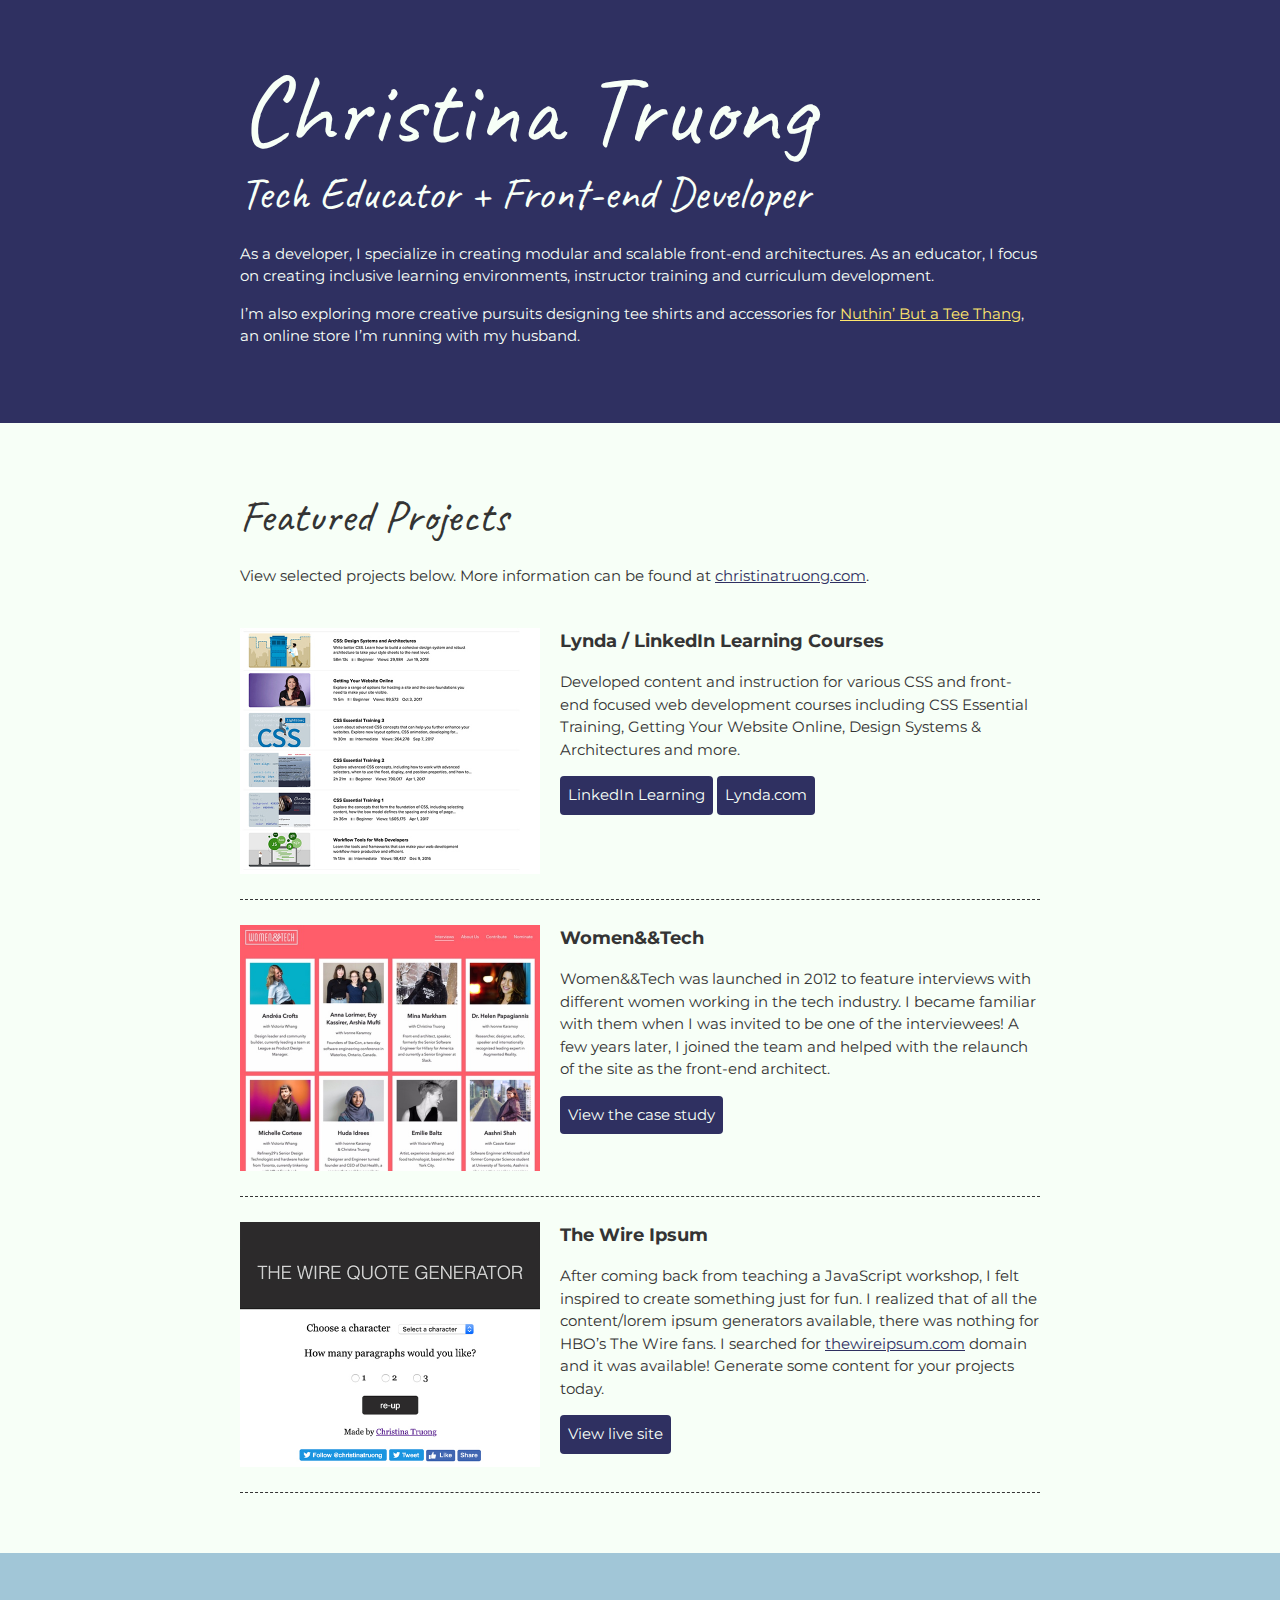
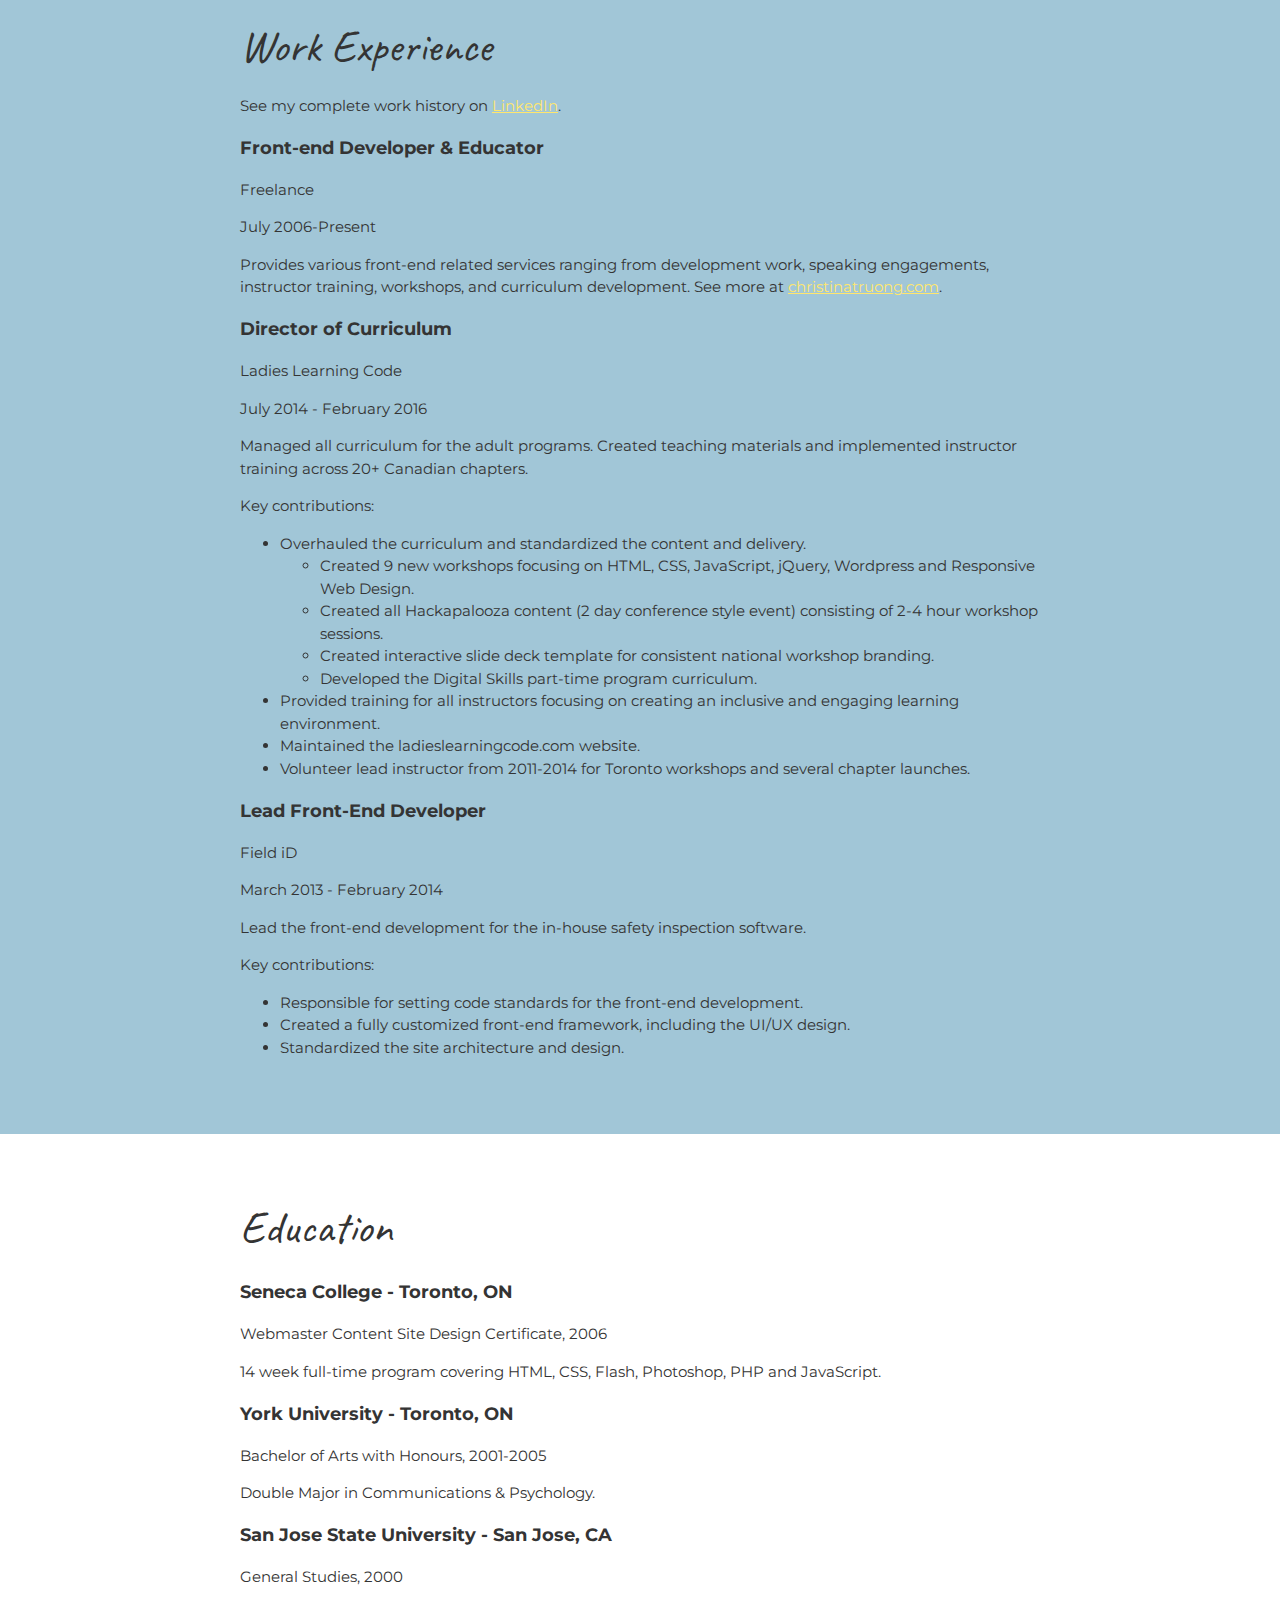
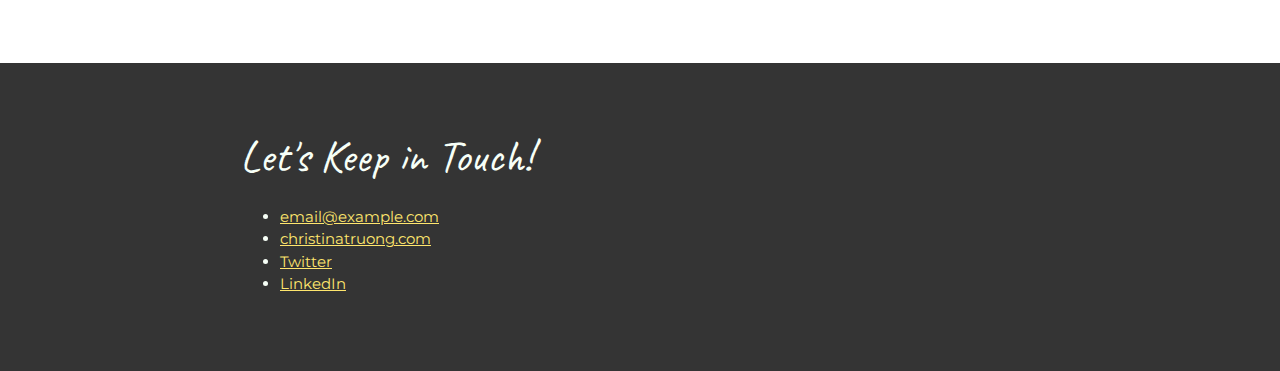
<file: CSS/Ex_Files_CSS_EssT/Ex_Files_CSS_EssT/Exercise Files/Ch6/06_07/css-portfolio/index.html>
<!DOCTYPE html>
<html lang="en">
  <head>
    <meta charset="UTF-8">
    <meta name="viewport" content="width=device-width, initial-scale=1.0">
    <title>Christina Truong, Tech Educator + Front-end Developer</title>
    <link href="https://fonts.googleapis.com/css?family=Caveat|Montserrat:400,600&display=swap" rel="stylesheet">
    <link rel="stylesheet" href="css/styles.css">
  </head>
  <body>
    <main>
      <!-- ***************  ABOUT / PROFILE  **************** -->
      <header>
        <div class="content-wrap">
          <h1>Christina Truong</h1>
          <h2>Tech Educator + Front-end Developer</h2>

          <p>As a developer, I specialize in creating modular and scalable front-end architectures. As an educator, I focus on creating inclusive learning environments, instructor training and curriculum development.</p>
          <p>I’m also exploring more creative pursuits designing tee shirts and accessories for <a href="http://teethang.com" target="_blank">Nuthin’ But a Tee Thang</a>, an online store I’m running with my husband.</p>
        </div>
      </header>

      <!-- ************ PROJECTS / PORTFOLIO  ************** -->
      <section class="projects">
        <div class="content-wrap">
          <h2>Featured Projects</h2>
          <p>View selected projects below. More information can be found at <a href="http://christinatruong.com">christinatruong.com</a>.</p>

          <!-- Project 1 -->
          <section class="project-item">
            <img src="images/project-courses.jpg" alt="Lynda & LinkedIn Learning course list">
            <h3>Lynda / LinkedIn Learning Courses</h3>
            <p>Developed content and instruction for various CSS and front-end focused web development courses including CSS Essential Training, Getting Your Website Online, Design Systems & Architectures and more.</p>
            <a class="btn" href="https://www.linkedin.com/learning/instructors/christina-truong?u=2125562" target="_blank">LinkedIn Learning</a>
            <a class="btn" href="https://www.lynda.com/Christina-Truong/7842227-1.html">Lynda.com</a>
          </section>

          <!-- Project 2 -->
          <section class="project-item">
            <img src="images/project-women-tech.jpg" alt="Women and Tech website">
            <h3>Women&&Tech</h3>
            <p>Women&&Tech was launched in 2012 to feature interviews with different women working in the tech industry. I became familiar with them when I was invited to be one of the interviewees! A few years later, I joined the team and helped with the relaunch of the site as the front-end architect.</p>
            <a class="btn" href="http://christinatruong.com/projects/women-and-tech-redesign.html" target="_blank">View the case study</a>
          </section>

          <!-- Project 3 -->
          <section class="project-item">
            <img src="images/project-wire-ipsum.jpg" alt="The Wire Ipsum website">
            <h3>The Wire Ipsum</h3>
            <p>After coming back from teaching a JavaScript workshop, I felt inspired to create something just for fun. I realized that of all the content/lorem ipsum generators available, there was nothing for HBO’s The Wire fans. I searched for <a href="http://thewireipsum.com" target="_blank">thewireipsum.com</a> domain and it was available! Generate some content for your projects today.</p>
            <a class="btn" href="http://thewireipsum.com" target="_blank">View live site</a>
          </section>
        </div>
      </section>

      <!-- ****************  WORK EXPERIENCE  ******************** -->
      <section class="work-experience">
        <div class="content-wrap">
          <h2>Work Experience</h2>
          <p>See my complete work history on <a href="https://www.linkedin.com/in/christinatruong/">LinkedIn</a>.</p>

          <!-- Job 1 -->
          <section>
            <h3>Front-end Developer & Educator</h3>
            <p>Freelance</p>
            <p>July 2006-Present</p>
            <p>Provides various front-end related services ranging from development work, speaking engagements, instructor training, workshops, and curriculum development. See more at  <a href="http://christinatruong.com">christinatruong.com</a>.</p>
          </section>

          <!-- Job 2 -->
          <section>
            <h3>Director of Curriculum</h3>
            <p>Ladies Learning Code</p>
            <p>July 2014 - February 2016</p>
            <p>Managed all curriculum for the adult programs. Created teaching materials and implemented instructor training across 20+ Canadian chapters.</p>
            <p>Key contributions:</p>
            <ul>
              <li>Overhauled the curriculum and standardized the content and delivery.
                <ul>
                  <li>Created 9 new workshops focusing on HTML, CSS, JavaScript, jQuery, Wordpress and Responsive Web Design.</li>
                  <li>Created all Hackapalooza content (2 day conference style event) consisting of 2-4 hour workshop sessions.</li>
                  <li>Created interactive slide deck template for consistent national workshop branding.</li>
                  <li>Developed the Digital Skills part-time program curriculum.</li>
                </ul>
              </li>
              <li>Provided training for all instructors focusing on creating an inclusive and engaging learning environment.</li>
              <li>Maintained the ladieslearningcode.com website.</li>
              <li>Volunteer lead instructor from 2011-2014 for Toronto workshops and several chapter launches.</li>
            </ul>
          </section>

          <!-- Job 3 -->
          <section>
            <h3>Lead Front-End Developer</h3>
            <p>Field iD</p>
            <p>March 2013 - February 2014</p>
            <p>Lead the front-end development for the in-house safety inspection software.</p>
            <p>Key contributions:</p>
            <ul>
              <li>Responsible for setting code standards for the front-end development.</li>
              <li>Created a fully customized front-end framework, including the UI/UX design.</li>
              <li>Standardized the site architecture and design.</li>
            </ul>
          </section>
        </div>
      </section>

      <!-- *************  EDUCATION & CERTIFICATIONS *********** -->
      <section class="education">
        <div class="content-wrap">
          <h2>Education</h2>

          <section>
            <h3>Seneca College - Toronto, ON</h3>
            <p>Webmaster Content Site Design Certificate, 2006</p>
            <p>14 week full-time program covering HTML, CSS, Flash, Photoshop, PHP and JavaScript.</p>
          </section>

          <section>
            <h3>York University - Toronto, ON</h3>
            <p>Bachelor of Arts with Honours, 2001-2005</p>
            <p>Double Major in Communications & Psychology.</p>
          </section>

          <section>
            <h3>San Jose State University - San Jose, CA</h3>
            <p>General Studies, 2000</p>
          </section>
        </div>
      </section>

      <!-- ************  CONTACT INFO / SOCIAL MEDIA  ************ -->
      <footer>
        <div class="content-wrap">
          <h2>Let's Keep in Touch!</h2>

          <!-- Social media and contact links. Add or remove any networks. -->
          <ul>
            <li><a href="mailto:email@example.com">email@example.com</a></li>
            <li><a href="http://christinatruong.com" target="_blank">christinatruong.com</a></li>
            <li><a href="http://twitter.com/christinatruong" target="_blank">Twitter</a></li>
            <li><a href="#" target="_blank">LinkedIn</a></li>
          </ul>
        </div>
      </footer>
    </main>
  </body>
</html>
</file>
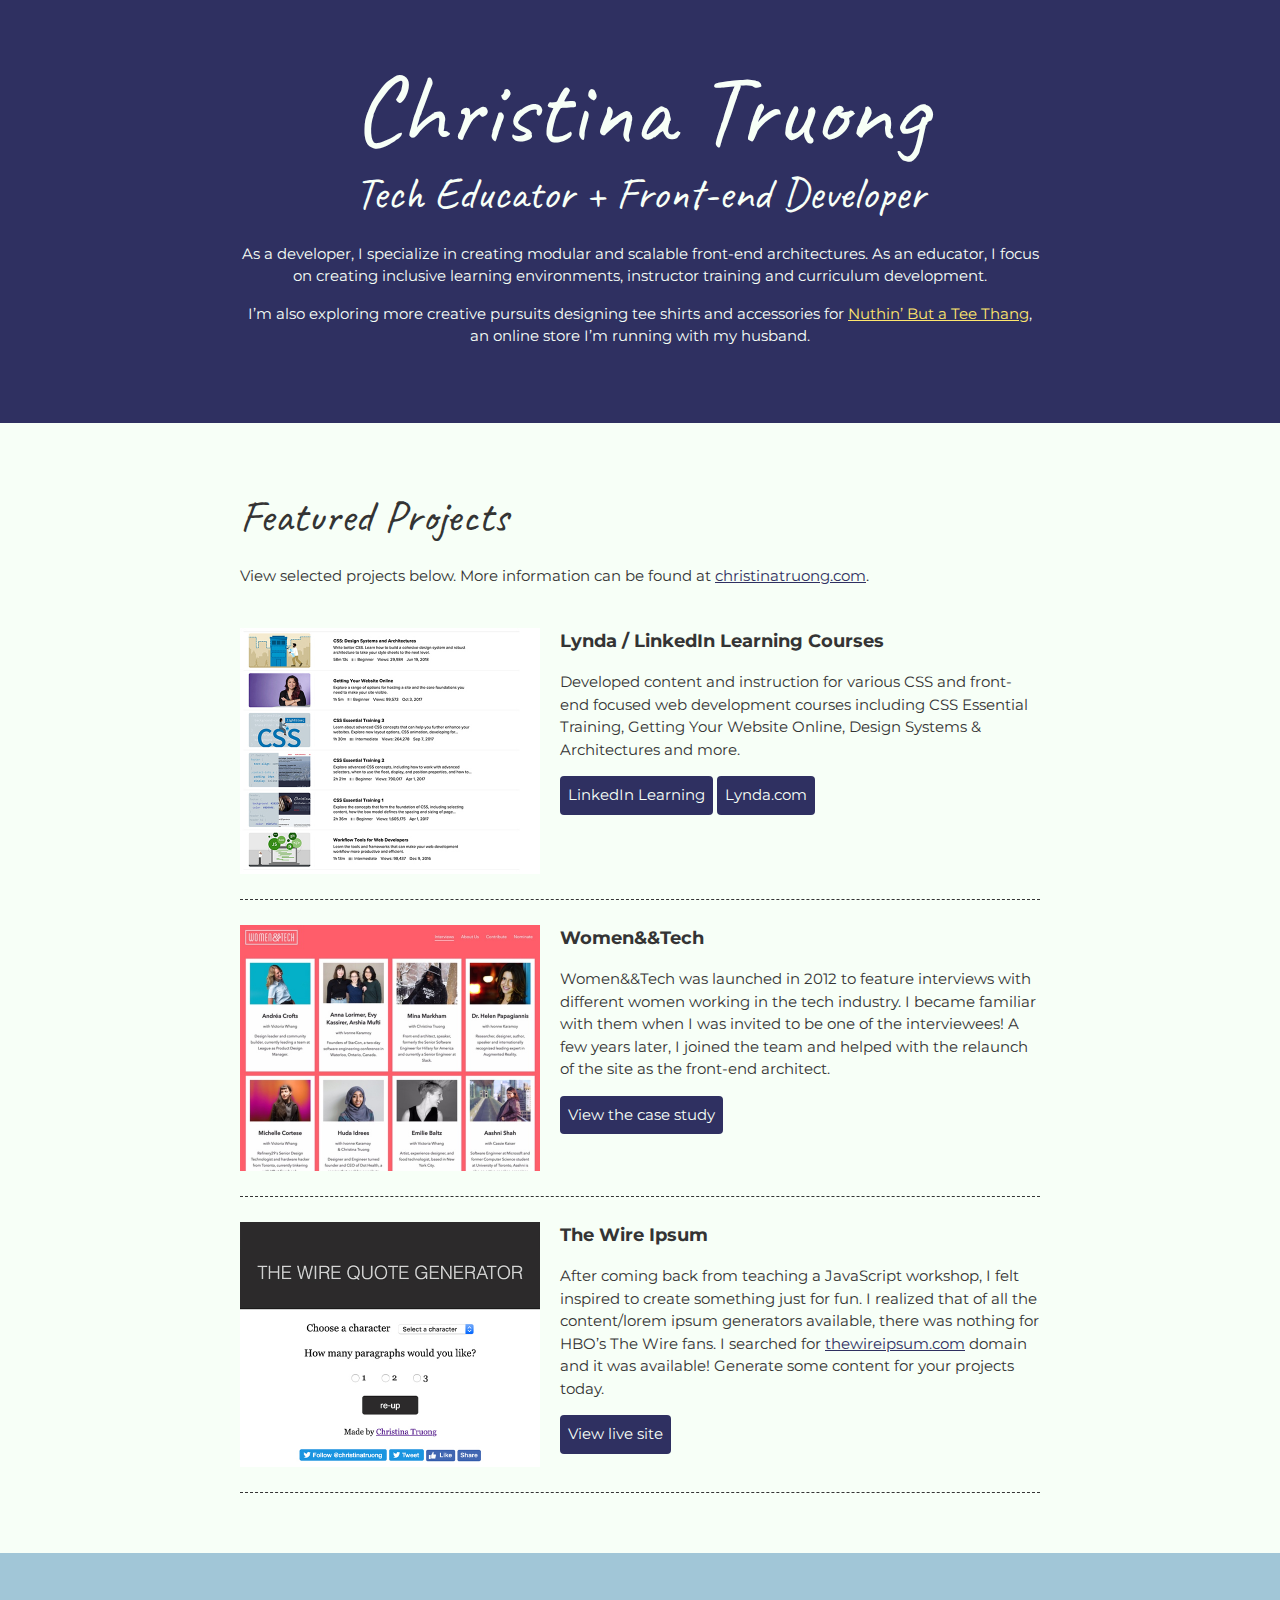
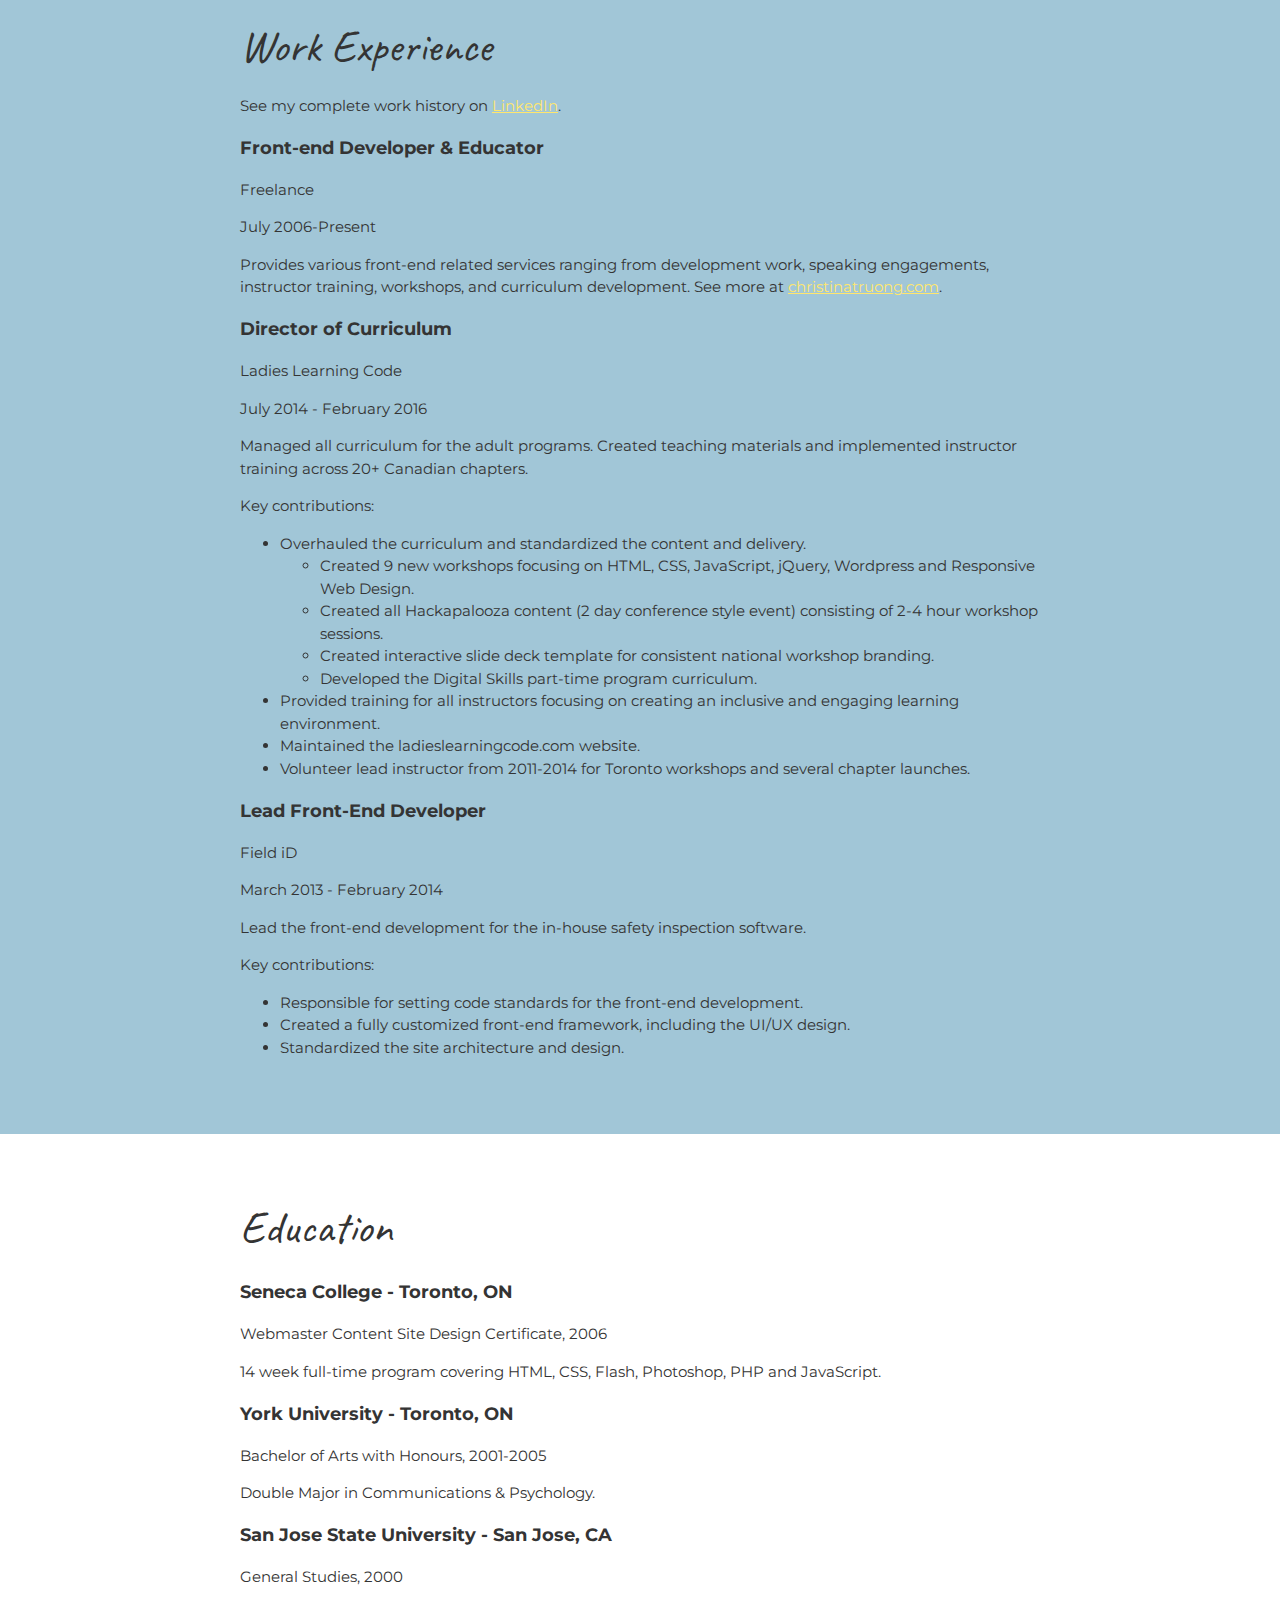
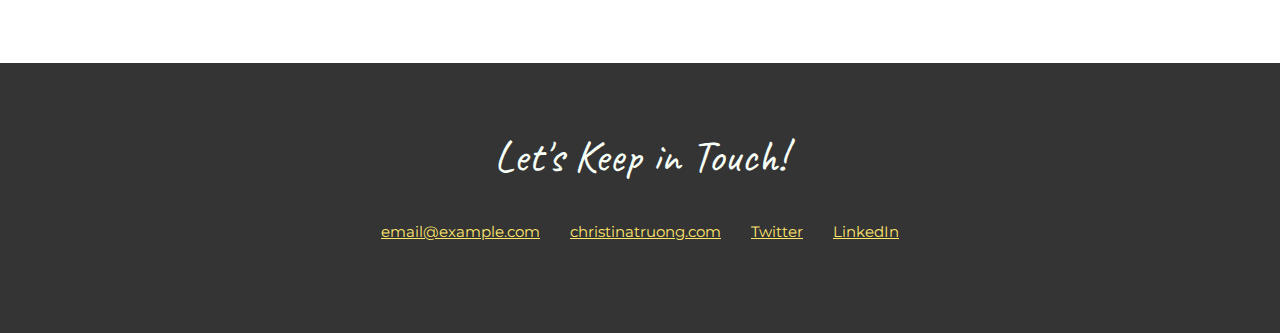
<file: CSS/Ex_Files_CSS_EssT/Ex_Files_CSS_EssT/Exercise Files/Ch6/06_12/css-portfolio/index.html>
<!DOCTYPE html>
<html lang="en">
  <head>
    <meta charset="UTF-8">
    <meta name="viewport" content="width=device-width, initial-scale=1.0">
    <title>Christina Truong, Tech Educator + Front-end Developer</title>
    <link href="https://fonts.googleapis.com/css?family=Caveat|Montserrat:400,600&display=swap" rel="stylesheet">
    <link rel="stylesheet" href="css/styles.css">
  </head>
  <body>
    <main>
      <!-- ***************  ABOUT / PROFILE  **************** -->
      <header>
        <div class="content-wrap">
          <h1>Christina Truong</h1>
          <h2>Tech Educator + Front-end Developer</h2>

          <p>As a developer, I specialize in creating modular and scalable front-end architectures. As an educator, I focus on creating inclusive learning environments, instructor training and curriculum development.</p>
          <p>I’m also exploring more creative pursuits designing tee shirts and accessories for <a href="http://teethang.com" target="_blank">Nuthin’ But a Tee Thang</a>, an online store I’m running with my husband.</p>
        </div>
      </header>

      <!-- ************ PROJECTS / PORTFOLIO  ************** -->
      <section class="projects">
        <div class="content-wrap">
          <h2>Featured Projects</h2>
          <p>View selected projects below. More information can be found at <a href="http://christinatruong.com">christinatruong.com</a>.</p>

          <!-- Project 1 -->
          <section class="project-item">
            <img src="images/project-courses.jpg" alt="Lynda & LinkedIn Learning course list">
            <h3>Lynda / LinkedIn Learning Courses</h3>
            <p>Developed content and instruction for various CSS and front-end focused web development courses including CSS Essential Training, Getting Your Website Online, Design Systems & Architectures and more.</p>
            <a class="btn" href="https://www.linkedin.com/learning/instructors/christina-truong?u=2125562" target="_blank">LinkedIn Learning</a>
            <a class="btn" href="https://www.lynda.com/Christina-Truong/7842227-1.html">Lynda.com</a>
          </section>

          <!-- Project 2 -->
          <section class="project-item">
            <img src="images/project-women-tech.jpg" alt="Women and Tech website">
            <h3>Women&&Tech</h3>
            <p>Women&&Tech was launched in 2012 to feature interviews with different women working in the tech industry. I became familiar with them when I was invited to be one of the interviewees! A few years later, I joined the team and helped with the relaunch of the site as the front-end architect.</p>
            <a class="btn" href="http://christinatruong.com/projects/women-and-tech-redesign.html" target="_blank">View the case study</a>
          </section>

          <!-- Project 3 -->
          <section class="project-item">
            <img src="images/project-wire-ipsum.jpg" alt="The Wire Ipsum website">
            <h3>The Wire Ipsum</h3>
            <p>After coming back from teaching a JavaScript workshop, I felt inspired to create something just for fun. I realized that of all the content/lorem ipsum generators available, there was nothing for HBO’s The Wire fans. I searched for <a href="http://thewireipsum.com" target="_blank">thewireipsum.com</a> domain and it was available! Generate some content for your projects today.</p>
            <a class="btn" href="http://thewireipsum.com" target="_blank">View live site</a>
          </section>
        </div>
      </section>

      <!-- ****************  WORK EXPERIENCE  ******************** -->
      <section class="work-experience">
        <div class="content-wrap">
          <h2>Work Experience</h2>
          <p>See my complete work history on <a href="https://www.linkedin.com/in/christinatruong/">LinkedIn</a>.</p>

          <!-- Job 1 -->
          <section>
            <h3>Front-end Developer & Educator</h3>
            <p>Freelance</p>
            <p>July 2006-Present</p>
            <p>Provides various front-end related services ranging from development work, speaking engagements, instructor training, workshops, and curriculum development. See more at  <a href="http://christinatruong.com">christinatruong.com</a>.</p>
          </section>

          <!-- Job 2 -->
          <section>
            <h3>Director of Curriculum</h3>
            <p>Ladies Learning Code</p>
            <p>July 2014 - February 2016</p>
            <p>Managed all curriculum for the adult programs. Created teaching materials and implemented instructor training across 20+ Canadian chapters.</p>
            <p>Key contributions:</p>
            <ul>
              <li>Overhauled the curriculum and standardized the content and delivery.
                <ul>
                  <li>Created 9 new workshops focusing on HTML, CSS, JavaScript, jQuery, Wordpress and Responsive Web Design.</li>
                  <li>Created all Hackapalooza content (2 day conference style event) consisting of 2-4 hour workshop sessions.</li>
                  <li>Created interactive slide deck template for consistent national workshop branding.</li>
                  <li>Developed the Digital Skills part-time program curriculum.</li>
                </ul>
              </li>
              <li>Provided training for all instructors focusing on creating an inclusive and engaging learning environment.</li>
              <li>Maintained the ladieslearningcode.com website.</li>
              <li>Volunteer lead instructor from 2011-2014 for Toronto workshops and several chapter launches.</li>
            </ul>
          </section>

          <!-- Job 3 -->
          <section>
            <h3>Lead Front-End Developer</h3>
            <p>Field iD</p>
            <p>March 2013 - February 2014</p>
            <p>Lead the front-end development for the in-house safety inspection software.</p>
            <p>Key contributions:</p>
            <ul>
              <li>Responsible for setting code standards for the front-end development.</li>
              <li>Created a fully customized front-end framework, including the UI/UX design.</li>
              <li>Standardized the site architecture and design.</li>
            </ul>
          </section>
        </div>
      </section>

      <!-- *************  EDUCATION & CERTIFICATIONS *********** -->
      <section class="education">
        <div class="content-wrap">
          <h2>Education</h2>

          <section>
            <h3>Seneca College - Toronto, ON</h3>
            <p>Webmaster Content Site Design Certificate, 2006</p>
            <p>14 week full-time program covering HTML, CSS, Flash, Photoshop, PHP and JavaScript.</p>
          </section>

          <section>
            <h3>York University - Toronto, ON</h3>
            <p>Bachelor of Arts with Honours, 2001-2005</p>
            <p>Double Major in Communications & Psychology.</p>
          </section>

          <section>
            <h3>San Jose State University - San Jose, CA</h3>
            <p>General Studies, 2000</p>
          </section>
        </div>
      </section>

      <!-- ************  CONTACT INFO / SOCIAL MEDIA  ************ -->
      <footer>
        <div class="content-wrap">
          <h2>Let's Keep in Touch!</h2>

          <!-- Social media and contact links. Add or remove any networks. -->
          <ul class="contact-list">
            <li><a href="mailto:email@example.com">email@example.com</a></li>
            <li><a href="http://christinatruong.com" target="_blank">christinatruong.com</a></li>
            <li><a href="http://twitter.com/christinatruong" target="_blank">Twitter</a></li>
            <li><a href="#" target="_blank">LinkedIn</a></li>
          </ul>
        </div>
      </footer>
    </main>
  </body>
</html>
</file>
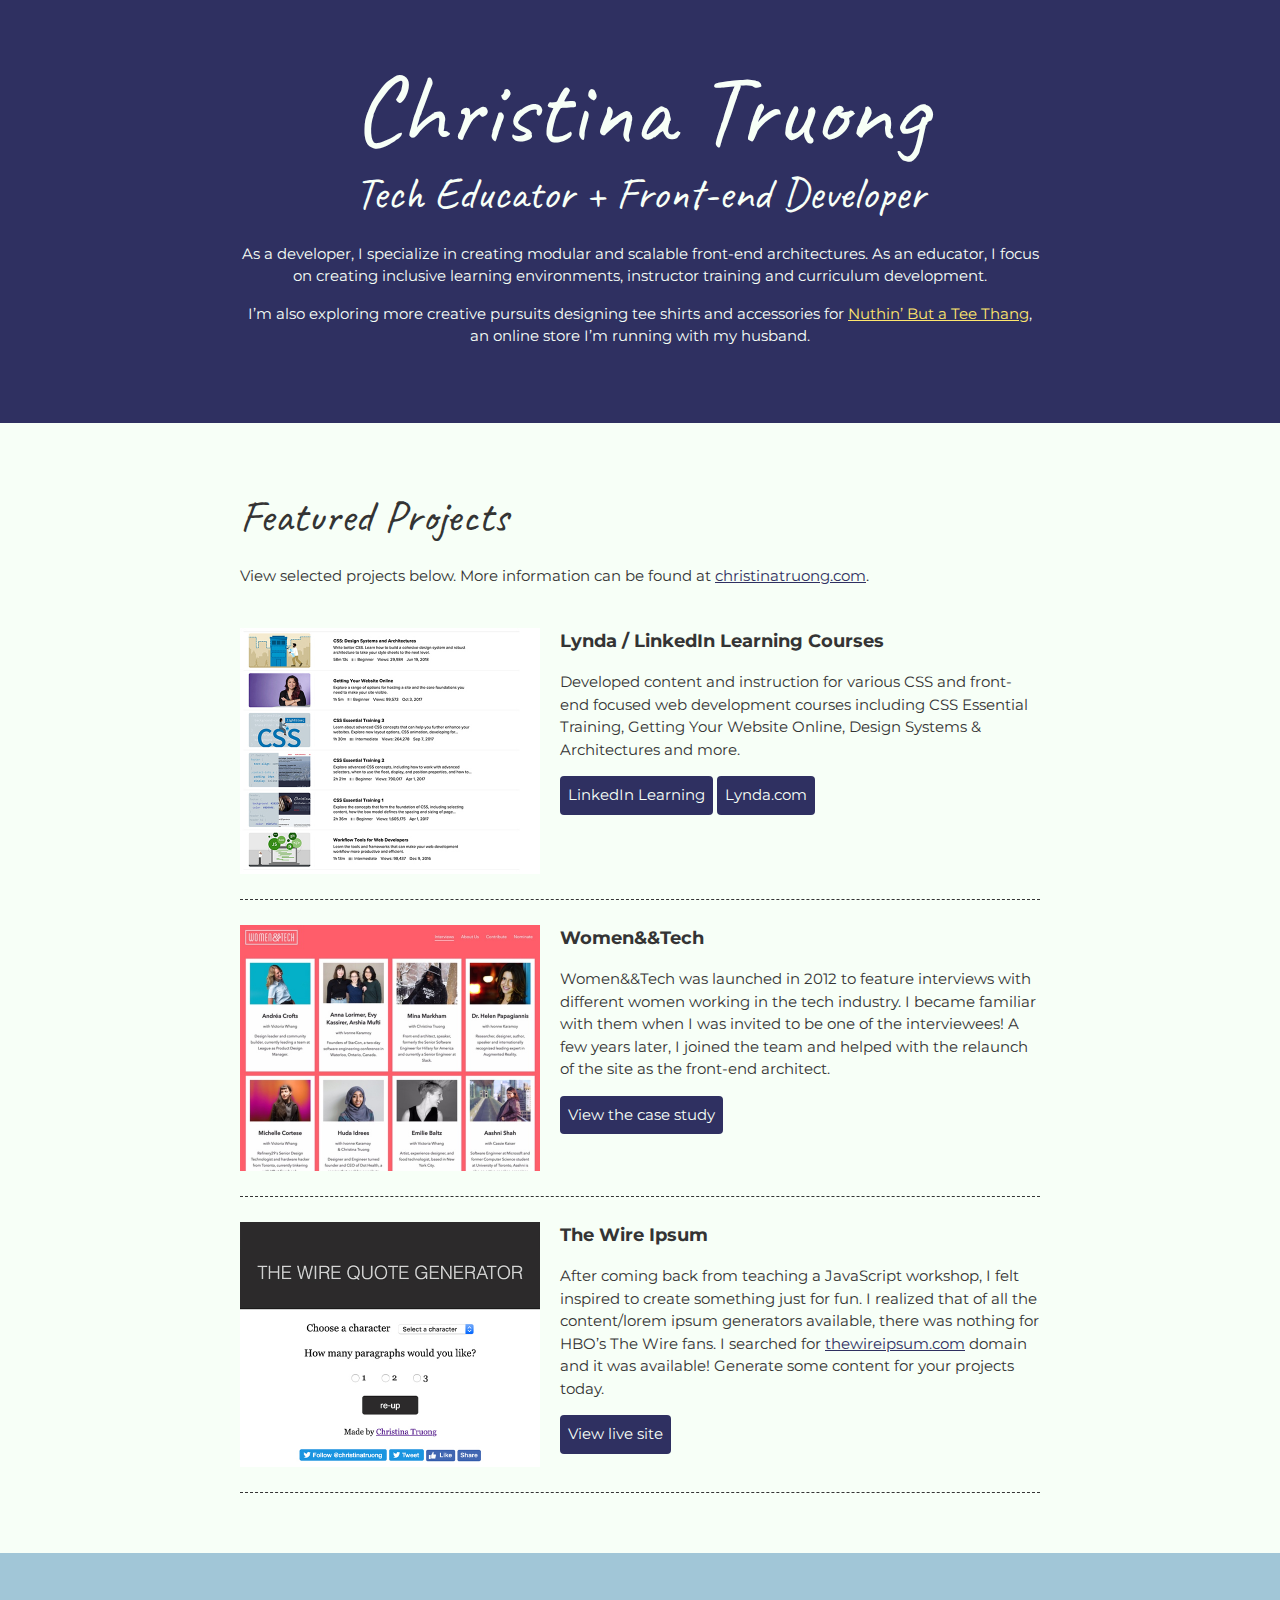
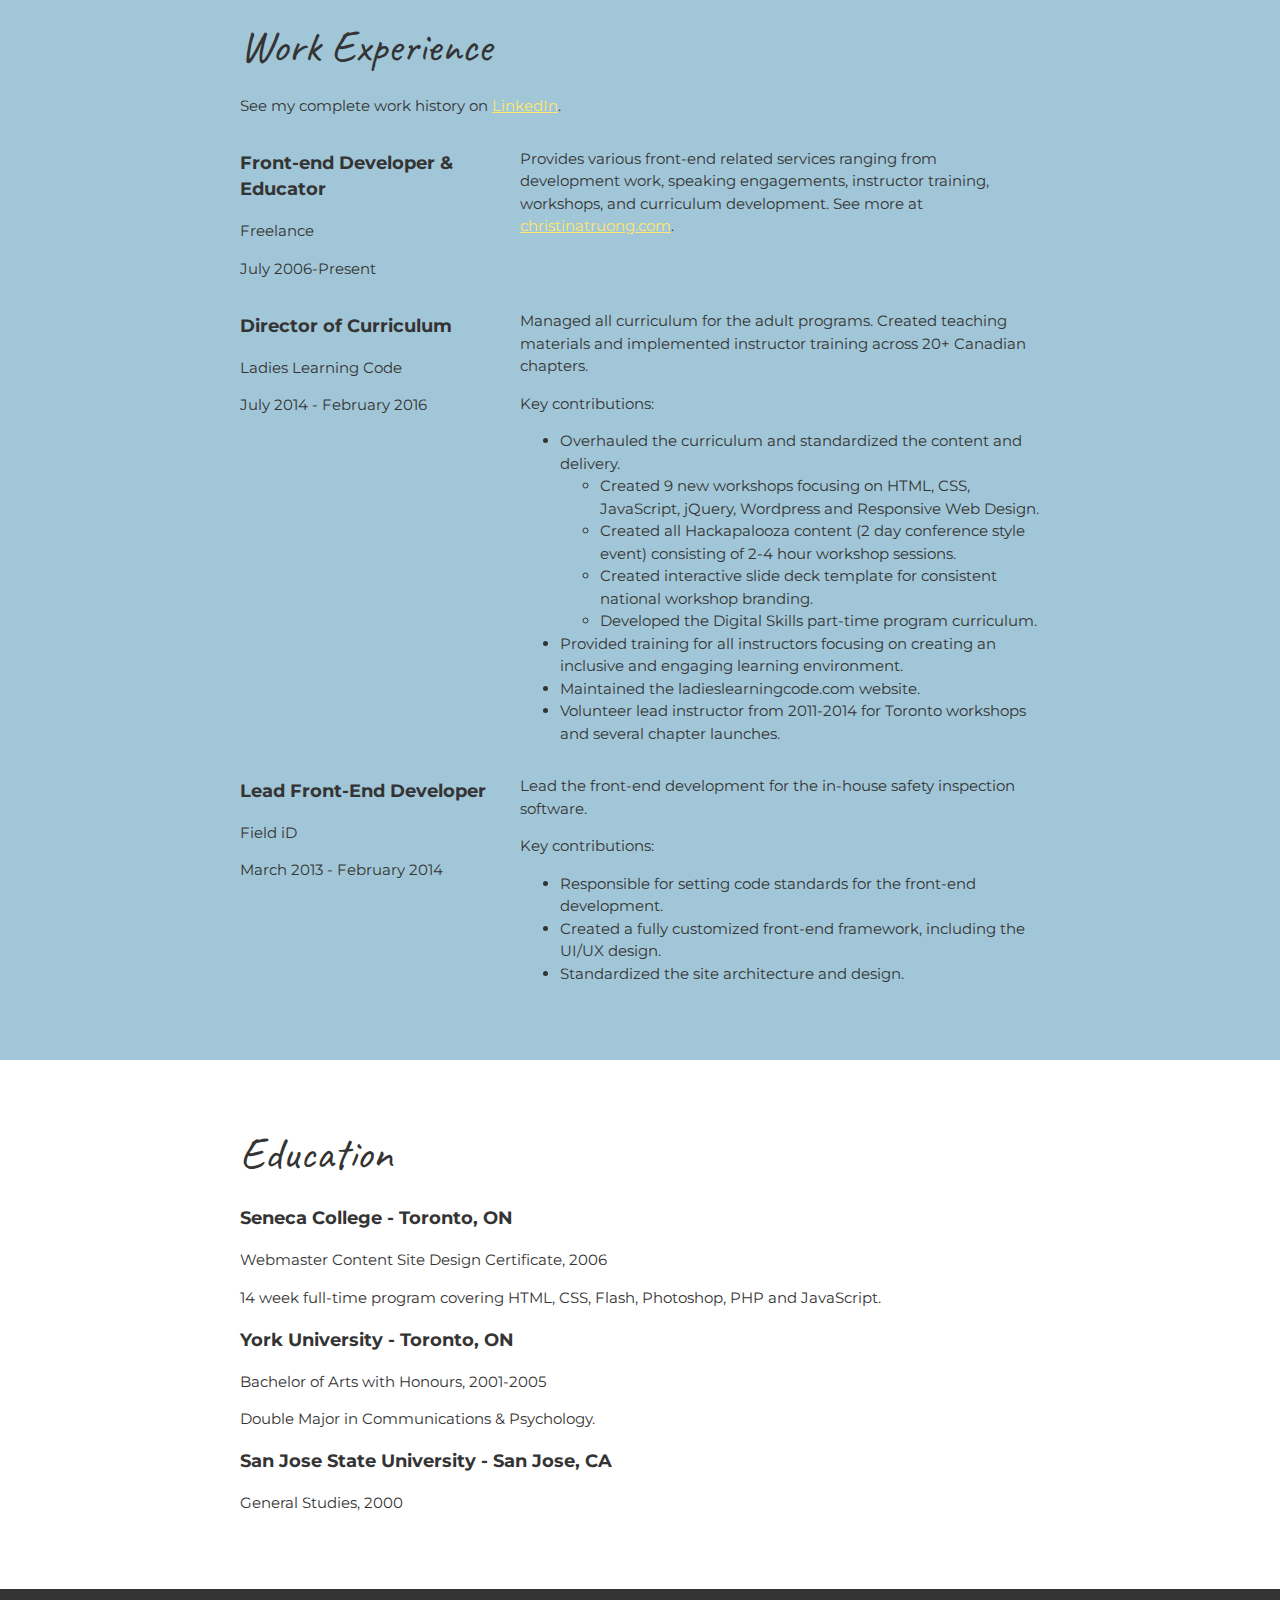
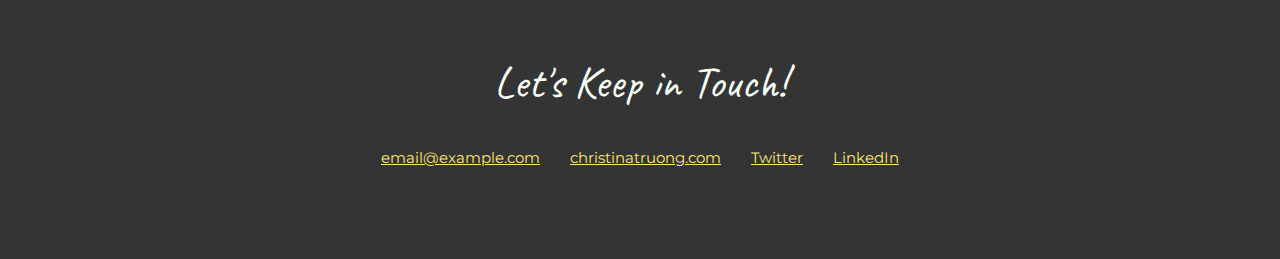
<file: CSS/Ex_Files_CSS_EssT/Ex_Files_CSS_EssT/Exercise Files/Ch7/07_03/css-portfolio/index.html>
<!DOCTYPE html>
<html lang="en">
  <head>
    <meta charset="UTF-8">
    <meta name="viewport" content="width=device-width, initial-scale=1.0">
    <title>Christina Truong, Tech Educator + Front-end Developer</title>
    <link href="https://fonts.googleapis.com/css?family=Caveat|Montserrat:400,600&display=swap" rel="stylesheet">
    <link rel="stylesheet" href="css/styles.css">
  </head>
  <body>
    <main>
      <!-- ***************  ABOUT / PROFILE  **************** -->
      <header>
        <div class="content-wrap">
          <h1>Christina Truong</h1>
          <h2>Tech Educator + Front-end Developer</h2>

          <p>As a developer, I specialize in creating modular and scalable front-end architectures. As an educator, I focus on creating inclusive learning environments, instructor training and curriculum development.</p>
          <p>I’m also exploring more creative pursuits designing tee shirts and accessories for <a href="http://teethang.com" target="_blank">Nuthin’ But a Tee Thang</a>, an online store I’m running with my husband.</p>
        </div>
      </header>

      <!-- ************ PROJECTS / PORTFOLIO  ************** -->
      <section class="projects">
        <div class="content-wrap">
          <h2>Featured Projects</h2>
          <p>View selected projects below. More information can be found at <a href="http://christinatruong.com">christinatruong.com</a>.</p>

          <!-- Project 1 -->
          <section class="project-item">
            <img src="images/project-courses.jpg" alt="Lynda & LinkedIn Learning course list">
            <h3>Lynda / LinkedIn Learning Courses</h3>
            <p>Developed content and instruction for various CSS and front-end focused web development courses including CSS Essential Training, Getting Your Website Online, Design Systems & Architectures and more.</p>
            <a class="btn" href="https://www.linkedin.com/learning/instructors/christina-truong?u=2125562" target="_blank">LinkedIn Learning</a>
            <a class="btn" href="https://www.lynda.com/Christina-Truong/7842227-1.html">Lynda.com</a>
          </section>

          <!-- Project 2 -->
          <section class="project-item">
            <img src="images/project-women-tech.jpg" alt="Women and Tech website">
            <h3>Women&&Tech</h3>
            <p>Women&&Tech was launched in 2012 to feature interviews with different women working in the tech industry. I became familiar with them when I was invited to be one of the interviewees! A few years later, I joined the team and helped with the relaunch of the site as the front-end architect.</p>
            <a class="btn" href="http://christinatruong.com/projects/women-and-tech-redesign.html" target="_blank">View the case study</a>
          </section>

          <!-- Project 3 -->
          <section class="project-item">
            <img src="images/project-wire-ipsum.jpg" alt="The Wire Ipsum website">
            <h3>The Wire Ipsum</h3>
            <p>After coming back from teaching a JavaScript workshop, I felt inspired to create something just for fun. I realized that of all the content/lorem ipsum generators available, there was nothing for HBO’s The Wire fans. I searched for <a href="http://thewireipsum.com" target="_blank">thewireipsum.com</a> domain and it was available! Generate some content for your projects today.</p>
            <a class="btn" href="http://thewireipsum.com" target="_blank">View live site</a>
          </section>
        </div>
      </section>

      <!-- ****************  WORK EXPERIENCE  ******************** -->
      <section class="work-experience">
        <div class="content-wrap">
          <h2>Work Experience</h2>
          <p>See my complete work history on <a href="https://www.linkedin.com/in/christinatruong/">LinkedIn</a>.</p>

          <!-- Job 1 -->
          <section class="job-item">
            <div class="job-details">
              <h3>Front-end Developer & Educator</h3>
              <p>Freelance</p>
              <p>July 2006-Present</p>
            </div>
            <div class="job-summary">
              <p>Provides various front-end related services ranging from development work, speaking engagements, instructor training, workshops, and curriculum development. See more at  <a href="http://christinatruong.com">christinatruong.com</a>.</p>
            </div>
          </section>

          <!-- Job 2 -->
          <section class="job-item">
            <div class="job-details">
              <h3>Director of Curriculum</h3>
              <p>Ladies Learning Code</p>
              <p>July 2014 - February 2016</p>
            </div>
            <div class="job-summary">
              <p>Managed all curriculum for the adult programs. Created teaching materials and implemented instructor training across 20+ Canadian chapters.</p>
              <p>Key contributions:</p>
              <ul>
                <li>Overhauled the curriculum and standardized the content and delivery.
                  <ul>
                    <li>Created 9 new workshops focusing on HTML, CSS, JavaScript, jQuery, Wordpress and Responsive Web Design.</li>
                    <li>Created all Hackapalooza content (2 day conference style event) consisting of 2-4 hour workshop sessions.</li>
                    <li>Created interactive slide deck template for consistent national workshop branding.</li>
                    <li>Developed the Digital Skills part-time program curriculum.</li>
                  </ul>
                </li>
                <li>Provided training for all instructors focusing on creating an inclusive and engaging learning environment.</li>
                <li>Maintained the ladieslearningcode.com website.</li>
                <li>Volunteer lead instructor from 2011-2014 for Toronto workshops and several chapter launches.</li>
              </ul>
            </div>
          </section>

          <!-- Job 3 -->
          <section class="job-item">
            <div class="job-details">
              <h3>Lead Front-End Developer</h3>
              <p>Field iD</p>
              <p>March 2013 - February 2014</p>
            </div>
            <div class="job-summary">
              <p>Lead the front-end development for the in-house safety inspection software.</p>
              <p>Key contributions:</p>
              <ul>
                <li>Responsible for setting code standards for the front-end development.</li>
                <li>Created a fully customized front-end framework, including the UI/UX design.</li>
                <li>Standardized the site architecture and design.</li>
              </ul>
            </div>
          </section>
        </div>
      </section>

      <!-- *************  EDUCATION & CERTIFICATIONS *********** -->
      <section class="education">
        <div class="content-wrap">
          <h2>Education</h2>

          <section>
            <h3>Seneca College - Toronto, ON</h3>
            <p>Webmaster Content Site Design Certificate, 2006</p>
            <p>14 week full-time program covering HTML, CSS, Flash, Photoshop, PHP and JavaScript.</p>
          </section>

          <section>
            <h3>York University - Toronto, ON</h3>
            <p>Bachelor of Arts with Honours, 2001-2005</p>
            <p>Double Major in Communications & Psychology.</p>
          </section>

          <section>
            <h3>San Jose State University - San Jose, CA</h3>
            <p>General Studies, 2000</p>
          </section>
        </div>
      </section>

      <!-- ************  CONTACT INFO / SOCIAL MEDIA  ************ -->
      <footer>
        <div class="content-wrap">
          <h2>Let's Keep in Touch!</h2>

          <!-- Social media and contact links. Add or remove any networks. -->
          <ul class="contact-list">
            <li><a href="mailto:email@example.com">email@example.com</a></li>
            <li><a href="http://christinatruong.com" target="_blank">christinatruong.com</a></li>
            <li><a href="http://twitter.com/christinatruong" target="_blank">Twitter</a></li>
            <li><a href="#" target="_blank">LinkedIn</a></li>
          </ul>
        </div>
      </footer>
    </main>
  </body>
</html>
</file>
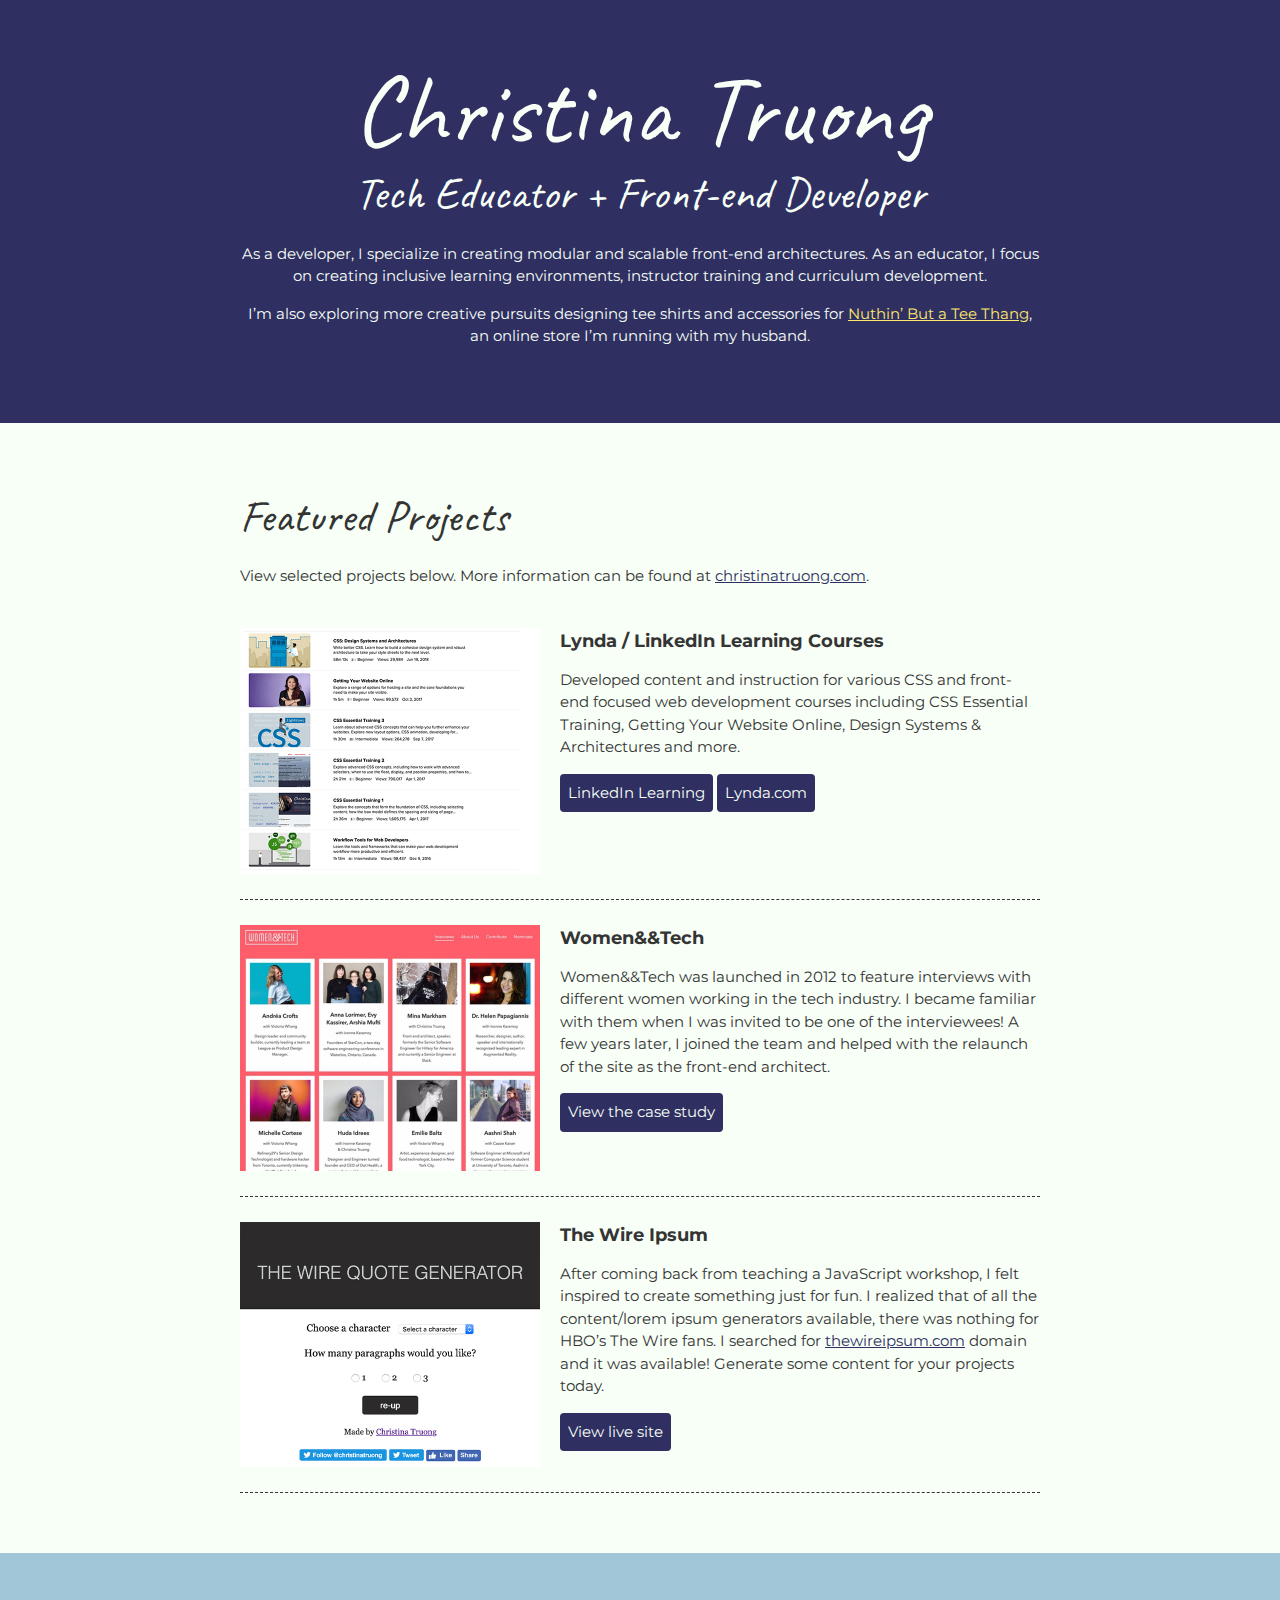
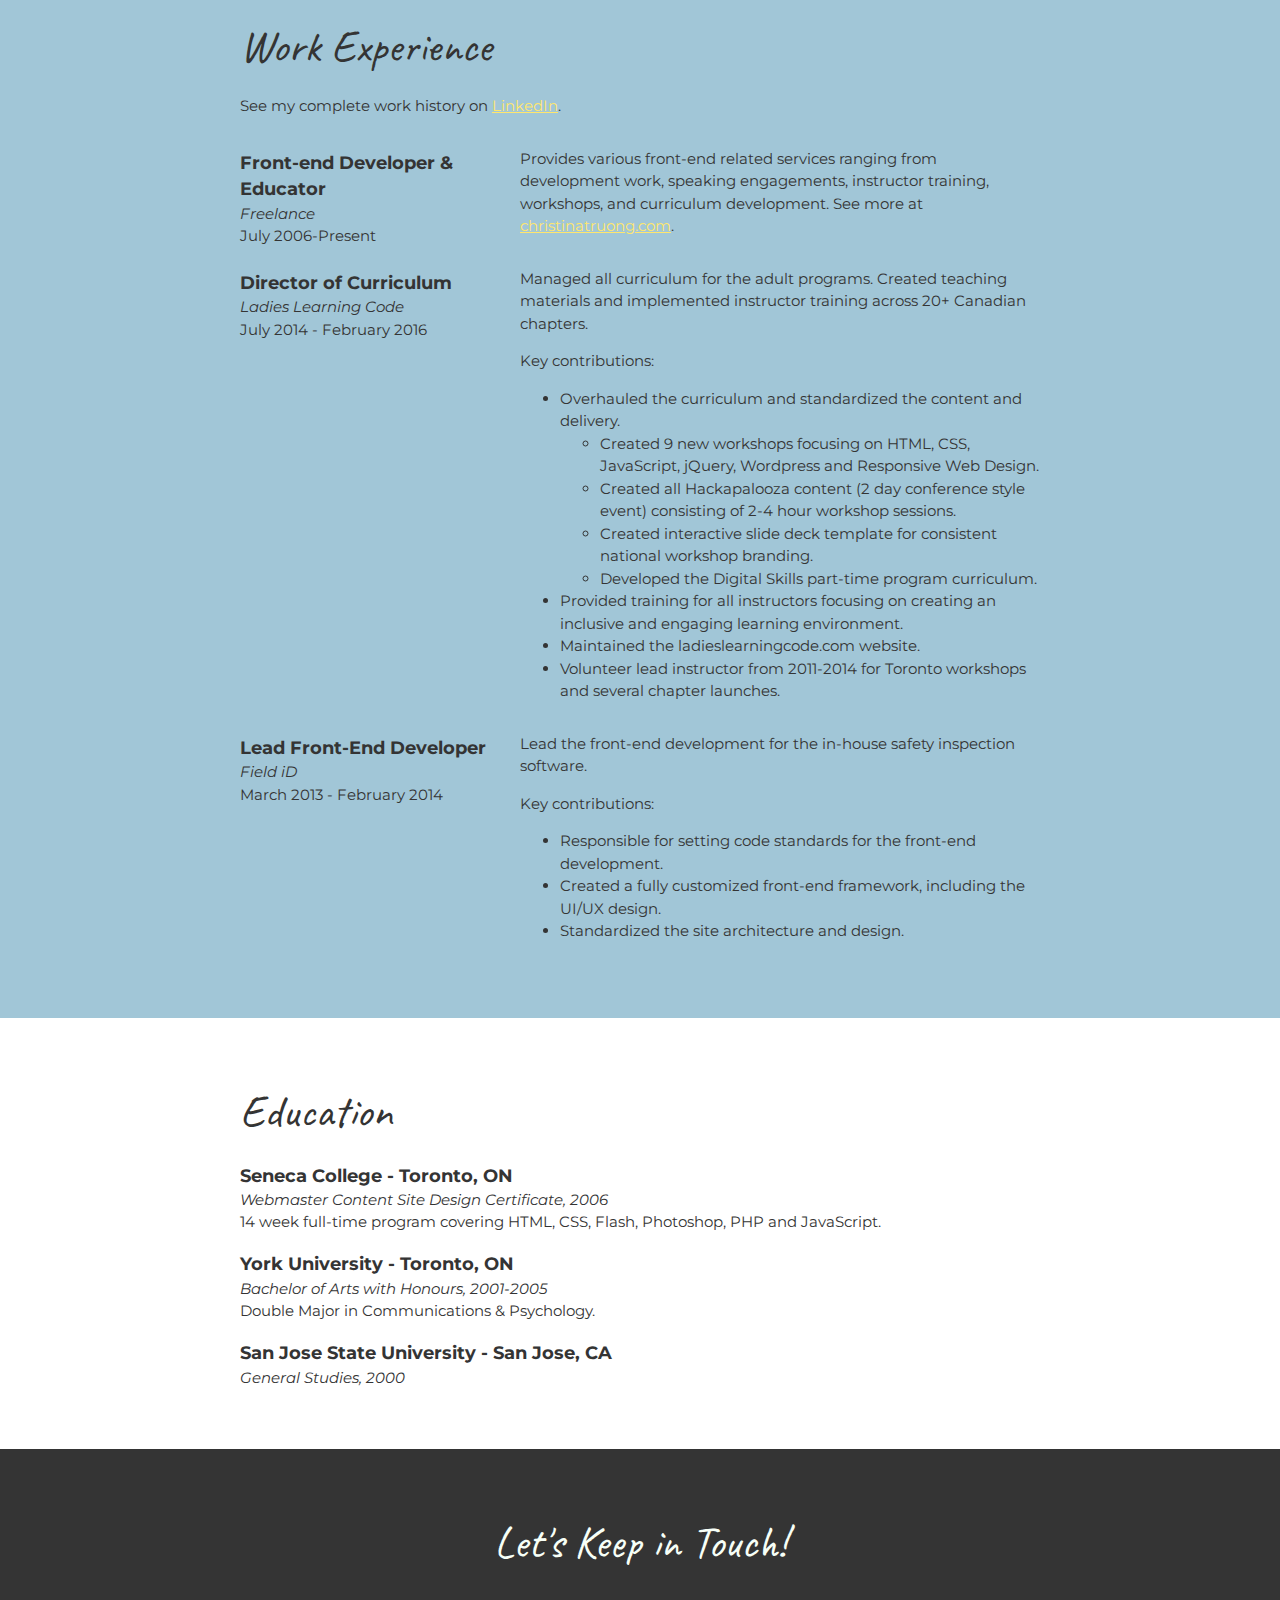
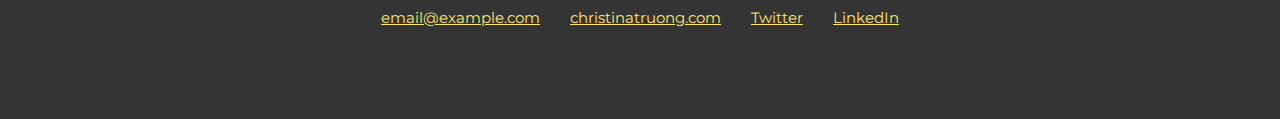
<file: CSS/Ex_Files_CSS_EssT/Ex_Files_CSS_EssT/Exercise Files/Ch7/07_05/css-portfolio/index.html>
<!DOCTYPE html>
<html lang="en">
  <head>
    <meta charset="UTF-8">
    <meta name="viewport" content="width=device-width, initial-scale=1.0">
    <title>Christina Truong, Tech Educator + Front-end Developer</title>
    <link href="https://fonts.googleapis.com/css?family=Caveat|Montserrat:400,600&display=swap" rel="stylesheet">
    <link rel="stylesheet" href="css/styles.css">
  </head>
  <body>
    <main>
      <!-- ***************  ABOUT / PROFILE  **************** -->
      <header>
        <div class="content-wrap">
          <h1>Christina Truong</h1>
          <h2>Tech Educator + Front-end Developer</h2>

          <p>As a developer, I specialize in creating modular and scalable front-end architectures. As an educator, I focus on creating inclusive learning environments, instructor training and curriculum development.</p>
          <p>I’m also exploring more creative pursuits designing tee shirts and accessories for <a href="http://teethang.com" target="_blank">Nuthin’ But a Tee Thang</a>, an online store I’m running with my husband.</p>
        </div>
      </header>

      <!-- ************ PROJECTS / PORTFOLIO  ************** -->
      <section class="projects">
        <div class="content-wrap">
          <h2>Featured Projects</h2>
          <p>View selected projects below. More information can be found at <a href="http://christinatruong.com">christinatruong.com</a>.</p>

          <!-- Project 1 -->
          <section class="project-item">
            <img src="images/project-courses.jpg" alt="Lynda & LinkedIn Learning course list">
            <h3>Lynda / LinkedIn Learning Courses</h3>
            <p>Developed content and instruction for various CSS and front-end focused web development courses including CSS Essential Training, Getting Your Website Online, Design Systems & Architectures and more.</p>
            <a class="btn" href="https://www.linkedin.com/learning/instructors/christina-truong?u=2125562" target="_blank">LinkedIn Learning</a>
            <a class="btn" href="https://www.lynda.com/Christina-Truong/7842227-1.html">Lynda.com</a>
          </section>

          <!-- Project 2 -->
          <section class="project-item">
            <img src="images/project-women-tech.jpg" alt="Women and Tech website">
            <h3>Women&&Tech</h3>
            <p>Women&&Tech was launched in 2012 to feature interviews with different women working in the tech industry. I became familiar with them when I was invited to be one of the interviewees! A few years later, I joined the team and helped with the relaunch of the site as the front-end architect.</p>
            <a class="btn" href="http://christinatruong.com/projects/women-and-tech-redesign.html" target="_blank">View the case study</a>
          </section>

          <!-- Project 3 -->
          <section class="project-item">
            <img src="images/project-wire-ipsum.jpg" alt="The Wire Ipsum website">
            <h3>The Wire Ipsum</h3>
            <p>After coming back from teaching a JavaScript workshop, I felt inspired to create something just for fun. I realized that of all the content/lorem ipsum generators available, there was nothing for HBO’s The Wire fans. I searched for <a href="http://thewireipsum.com" target="_blank">thewireipsum.com</a> domain and it was available! Generate some content for your projects today.</p>
            <a class="btn" href="http://thewireipsum.com" target="_blank">View live site</a>
          </section>
        </div>
      </section>

      <!-- ****************  WORK EXPERIENCE  ******************** -->
      <section class="work-experience">
        <div class="content-wrap item-details">
          <h2>Work Experience</h2>
          <p>See my complete work history on <a href="https://www.linkedin.com/in/christinatruong/">LinkedIn</a>.</p>

          <!-- Job 1 -->
          <section class="job-item">
            <div class="job-details">
              <h3>Front-end Developer & Educator</h3>
              <p>Freelance</p>
              <p>July 2006-Present</p>
            </div>
            <div class="job-summary">
              <p>Provides various front-end related services ranging from development work, speaking engagements, instructor training, workshops, and curriculum development. See more at  <a href="http://christinatruong.com">christinatruong.com</a>.</p>
            </div>
          </section>

          <!-- Job 2 -->
          <section class="job-item">
            <div class="job-details">
              <h3>Director of Curriculum</h3>
              <p>Ladies Learning Code</p>
              <p>July 2014 - February 2016</p>
            </div>
            <div class="job-summary">
              <p>Managed all curriculum for the adult programs. Created teaching materials and implemented instructor training across 20+ Canadian chapters.</p>
              <p>Key contributions:</p>
              <ul>
                <li>Overhauled the curriculum and standardized the content and delivery.
                  <ul>
                    <li>Created 9 new workshops focusing on HTML, CSS, JavaScript, jQuery, Wordpress and Responsive Web Design.</li>
                    <li>Created all Hackapalooza content (2 day conference style event) consisting of 2-4 hour workshop sessions.</li>
                    <li>Created interactive slide deck template for consistent national workshop branding.</li>
                    <li>Developed the Digital Skills part-time program curriculum.</li>
                  </ul>
                </li>
                <li>Provided training for all instructors focusing on creating an inclusive and engaging learning environment.</li>
                <li>Maintained the ladieslearningcode.com website.</li>
                <li>Volunteer lead instructor from 2011-2014 for Toronto workshops and several chapter launches.</li>
              </ul>
            </div>
          </section>

          <!-- Job 3 -->
          <section class="job-item">
            <div class="job-details">
              <h3>Lead Front-End Developer</h3>
              <p>Field iD</p>
              <p>March 2013 - February 2014</p>
            </div>
            <div class="job-summary">
              <p>Lead the front-end development for the in-house safety inspection software.</p>
              <p>Key contributions:</p>
              <ul>
                <li>Responsible for setting code standards for the front-end development.</li>
                <li>Created a fully customized front-end framework, including the UI/UX design.</li>
                <li>Standardized the site architecture and design.</li>
              </ul>
            </div>
          </section>
        </div>
      </section>

      <!-- *************  EDUCATION & CERTIFICATIONS *********** -->
      <section class="education">
        <div class="content-wrap item-details">
          <h2>Education</h2>

          <section>
            <h3>Seneca College - Toronto, ON</h3>
            <p>Webmaster Content Site Design Certificate, 2006</p>
            <p>14 week full-time program covering HTML, CSS, Flash, Photoshop, PHP and JavaScript.</p>
          </section>

          <section>
            <h3>York University - Toronto, ON</h3>
            <p>Bachelor of Arts with Honours, 2001-2005</p>
            <p>Double Major in Communications & Psychology.</p>
          </section>

          <section>
            <h3>San Jose State University - San Jose, CA</h3>
            <p>General Studies, 2000</p>
          </section>
        </div>
      </section>

      <!-- ************  CONTACT INFO / SOCIAL MEDIA  ************ -->
      <footer>
        <div class="content-wrap">
          <h2>Let's Keep in Touch!</h2>

          <!-- Social media and contact links. Add or remove any networks. -->
          <ul class="contact-list">
            <li><a href="mailto:email@example.com">email@example.com</a></li>
            <li><a href="http://christinatruong.com" target="_blank">christinatruong.com</a></li>
            <li><a href="http://twitter.com/christinatruong" target="_blank">Twitter</a></li>
            <li><a href="#" target="_blank">LinkedIn</a></li>
          </ul>
        </div>
      </footer>
    </main>
  </body>
</html>
</file>
<file: CSS/Ex_Files_CSS_EssT/Ex_Files_CSS_EssT/Exercise Files/Ch2/02_12/css-portfolio/css/styles.css>
img {
  width: 300px;
}
</file>
<file: CSS/Ex_Files_CSS_EssT/Ex_Files_CSS_EssT/Exercise Files/Ch2/02_14/css-portfolio/css/styles.css>
/*
COLOR PALETTE
https://coolors.co/f7fff7-343434-2f3061-ffe66d-a1c6d7
#F7FFF7 - almost white
#343434 - dark gray - almost black
#2F3061 - blue dark
#FFE66D - yellow
#A1C6D7 - blue light
*/


/* Global styles
------------------------------------*/
body {
  color: #343434;
}
img {
  width: 300px;
}


/* Profile
------------------------------------*/
header {
  background: #2F3061;
  color: #F7FFF7;
}


/* Projects
------------------------------------*/
.projects {
  background: #F7FFF7;
}


/* Work Experience
------------------------------------*/
.work-experience {
  background: #A1C6D7;
}


/* Education
------------------------------------*/



/* Contact Info
------------------------------------*/
footer {
  background: #343434;
  color: #F7FFF7;
}
</file>
<file: CSS/Ex_Files_CSS_EssT/Ex_Files_CSS_EssT/Exercise Files/Ch3/03_08/css-portfolio/css/styles.css>
/*
COLOR PALETTE
https://coolors.co/f7fff7-343434-2f3061-ffe66d-a1c6d7
#F7FFF7 - almost white
#343434 - dark gray - almost black
#2F3061 - blue dark
#FFE66D - yellow
#A1C6D7 - blue light
*/


/* Global styles
------------------------------------*/
body {
  color: #343434;
}
img {
  width: 300px;
}
a {
  color: #FFE66D;
}
a:hover {
  text-decoration: none;
}


/* Profile
------------------------------------*/
header {
  background: #2F3061;
  color: #F7FFF7;
}


/* Projects
------------------------------------*/
.projects {
  background: #F7FFF7;
}
.projects a {
  color: #2F3061;
}
.projects .btn {
  color: #F7FFF7;
  background: #2F3061;
  text-decoration: none;
  padding: 8px;
  border-radius: 4px;
}
.projects .btn:hover {
  background: rgba(47, 48, 97, 80%);
}


/* Work Experience
------------------------------------*/
.work-experience {
  background: #A1C6D7;
}


/* Education
------------------------------------*/



/* Contact Info
------------------------------------*/
footer {
  background: #343434;
  color: #F7FFF7;
}
</file>
<file: CSS/Ex_Files_CSS_EssT/Ex_Files_CSS_EssT/Exercise Files/Ch3/03_09/css-portfolio/css/styles.css>
/*
COLOR PALETTE
https://coolors.co/f7fff7-343434-2f3061-ffe66d-a1c6d7
#F7FFF7 - almost white
#343434 - dark gray - almost black
#2F3061 - blue dark
#FFE66D - yellow
#A1C6D7 - blue light
*/


/* Global styles
------------------------------------*/
body {
  color: #343434;
  margin: 0;
  padding: 0;
}
img {
  width: 300px;
}
a {
  color: #FFE66D;
}
a:hover {
  text-decoration: none;
}
.content-wrap {
  width: 800px;
  margin: 0 auto;
}


/* Profile
------------------------------------*/
header {
  background: #2F3061;
  color: #F7FFF7;
}


/* Projects
------------------------------------*/
.projects {
  background: #F7FFF7;
}
.projects a {
  color: #2F3061;
}
.projects .btn {
  color: #F7FFF7;
  background: #2F3061;
  text-decoration: none;
  padding: 8px;
  border-radius: 4px;
}
.projects .btn:hover {
  background: rgba(47, 48, 97, 80%);
}


/* Work Experience
------------------------------------*/
.work-experience {
  background: #A1C6D7;
}


/* Education
------------------------------------*/



/* Contact Info
------------------------------------*/
footer {
  background: #343434;
  color: #F7FFF7;
}
</file>
<file: CSS/Ex_Files_CSS_EssT/Ex_Files_CSS_EssT/Exercise Files/Ch4/04_10/css-portfolio/css/styles.css>
/*
COLOR PALETTE
https://coolors.co/f7fff7-343434-2f3061-ffe66d-a1c6d7
#F7FFF7 - almost white
#343434 - dark gray - almost black
#2F3061 - blue dark
#FFE66D - yellow
#A1C6D7 - blue light
*/


/* Global styles
------------------------------------*/
body {
  color: #343434;
  margin: 0;
  padding: 0;
  font-family: 'Montserrat', sans-serif;
}
img {
  width: 300px;
}
a {
  color: #FFE66D;
}
a:hover {
  text-decoration: none;
}
h2 {
  margin: 0;
}
h1, h2 {
  font-family: 'Caveat', cursive;
}
.content-wrap {
  width: 800px;
  margin: 0 auto;
  padding: 60px 0;
}



/* Profile
------------------------------------*/
header {
  background: #2F3061;
  color: #F7FFF7;
}


/* Projects
------------------------------------*/
.projects {
  background: #F7FFF7;
}
.projects a {
  color: #2F3061;
}
.projects .btn {
  color: #F7FFF7;
  background: #2F3061;
  text-decoration: none;
  padding: 8px;
  border-radius: 4px;
  display: inline-block;
}
.projects .btn:hover {
  background: rgba(47, 48, 97, 80%);
}


/* Work Experience
------------------------------------*/
.work-experience {
  background: #A1C6D7;
}


/* Education
------------------------------------*/



/* Contact Info
------------------------------------*/
footer {
  background: #343434;
  color: #F7FFF7;
}
</file>
<file: CSS/Ex_Files_CSS_EssT/Ex_Files_CSS_EssT/Exercise Files/Ch6/06_07/css-portfolio/css/styles.css>
/*
COLOR PALETTE
https://coolors.co/f7fff7-343434-2f3061-ffe66d-a1c6d7
#F7FFF7 - almost white
#343434 - dark gray - almost black
#2F3061 - blue dark
#FFE66D - yellow
#A1C6D7 - blue light
*/


/* Global styles
------------------------------------*/
html {
  box-sizing: border-box;
}
*, *:before, *:after {
  box-sizing: inherit;
}

body {
  color: #343434;
  margin: 0;
  padding: 0;
  font-family: 'Montserrat', sans-serif;
  font-size: 15px;
  line-height: 1.5;
}
img {
  width: 300px;
}
a {
  color: #FFE66D;
}
a:hover {
  text-decoration: none;
}
h1 {
  font-size: 100px;
  line-height: 1;
}
h2 {
  font-size: 45px;
}
h1, h2 {
  font-family: 'Caveat', cursive;
  font-weight: 400;
  margin: 0;
}
.content-wrap {
  width: 800px;
  margin: 0 auto;
  padding: 60px 0;
}



/* Profile
------------------------------------*/
header {
  background: #2F3061;
  color: #F7FFF7;
}


/* Projects
------------------------------------*/
.projects {
  background: #F7FFF7;
}
.projects a {
  color: #2F3061;
}
.projects .btn {
  color: #F7FFF7;
  background: #2F3061;
  text-decoration: none;
  padding: 8px;
  border-radius: 4px;
  display: inline-block;
}
.projects .btn:hover {
  background: rgba(47, 48, 97, 80%);
}
.project-item {
  overflow: hidden;
  border-bottom: 1px dashed #343434;
  padding: 25px 0;
}
.project-item img {
  float: left;
  margin-right: 20px;
}
.project-item h3 {
  margin-top: 0;
}


/* Work Experience
------------------------------------*/
.work-experience {
  background: #A1C6D7;
}


/* Education
------------------------------------*/



/* Contact Info
------------------------------------*/
footer {
  background: #343434;
  color: #F7FFF7;
}
</file>
<file: CSS/Ex_Files_CSS_EssT/Ex_Files_CSS_EssT/Exercise Files/Ch6/06_12/css-portfolio/css/styles.css>
/*
COLOR PALETTE
https://coolors.co/f7fff7-343434-2f3061-ffe66d-a1c6d7
#F7FFF7 - almost white
#343434 - dark gray - almost black
#2F3061 - blue dark
#FFE66D - yellow
#A1C6D7 - blue light
*/


/* Global styles
------------------------------------*/
html {
  box-sizing: border-box;
}
*, *:before, *:after {
  box-sizing: inherit;
}

body {
  color: #343434;
  margin: 0;
  padding: 0;
  font-family: 'Montserrat', sans-serif;
  font-size: 15px;
  line-height: 1.5;
}
img {
  width: 300px;
}
a {
  color: #FFE66D;
}
a:hover {
  text-decoration: none;
}
h1 {
  font-size: 100px;
  line-height: 1;
}
h2 {
  font-size: 45px;
}
h1, h2 {
  font-family: 'Caveat', cursive;
  font-weight: 400;
  margin: 0;
}
.content-wrap {
  width: 800px;
  margin: 0 auto;
  padding: 60px 0;
}



/* Profile
------------------------------------*/
header {
  background: #2F3061;
  color: #F7FFF7;
  text-align: center;
}


/* Projects
------------------------------------*/
.projects {
  background: #F7FFF7;
}
.projects a {
  color: #2F3061;
}
.projects .btn {
  color: #F7FFF7;
  background: #2F3061;
  text-decoration: none;
  padding: 8px;
  border-radius: 4px;
  display: inline-block;
}
.projects .btn:hover {
  background: rgba(47, 48, 97, 80%);
}
.project-item {
  overflow: hidden;
  border-bottom: 1px dashed #343434;
  padding: 25px 0;
}
.project-item img {
  float: left;
  margin-right: 20px;
}
.project-item h3 {
  margin-top: 0;
}


/* Work Experience
------------------------------------*/
.work-experience {
  background: #A1C6D7;
}


/* Education
------------------------------------*/



/* Contact Info
------------------------------------*/
footer {
  background: #343434;
  color: #F7FFF7;
  text-align: center;
}
.contact-list {
  list-style-type: none;
  padding: 0;
  display: flex;
  justify-content: center;
}
.contact-list a {
  padding: 15px;
  display: inline-block;
}
</file>
<file: CSS/Ex_Files_CSS_EssT/Ex_Files_CSS_EssT/Exercise Files/Ch7/07_03/css-portfolio/css/styles.css>
/*
COLOR PALETTE
https://coolors.co/f7fff7-343434-2f3061-ffe66d-a1c6d7
#F7FFF7 - almost white
#343434 - dark gray - almost black
#2F3061 - blue dark
#FFE66D - yellow
#A1C6D7 - blue light
*/


/* Global styles
------------------------------------*/
html {
  box-sizing: border-box;
}
*, *:before, *:after {
  box-sizing: inherit;
}

body {
  color: #343434;
  margin: 0;
  padding: 0;
  font-family: 'Montserrat', sans-serif;
  font-size: 15px;
  line-height: 1.5;
}
img {
  width: 300px;
}
a {
  color: #FFE66D;
}
a:hover {
  text-decoration: none;
}
h1 {
  font-size: 100px;
  line-height: 1;
}
h2 {
  font-size: 45px;
}
h1, h2 {
  font-family: 'Caveat', cursive;
  font-weight: 400;
  margin: 0;
}
.content-wrap {
  width: 800px;
  margin: 0 auto;
  padding: 60px 0;
}



/* Profile
------------------------------------*/
header {
  background: #2F3061;
  color: #F7FFF7;
  text-align: center;
}


/* Projects
------------------------------------*/
.projects {
  background: #F7FFF7;
}
.projects a {
  color: #2F3061;
}
.projects .btn {
  color: #F7FFF7;
  background: #2F3061;
  text-decoration: none;
  padding: 8px;
  border-radius: 4px;
  display: inline-block;
}
.projects .btn:hover {
  background: rgba(47, 48, 97, 80%);
}
.project-item {
  overflow: hidden;
  border-bottom: 1px dashed #343434;
  padding: 25px 0;
}
.project-item img {
  float: left;
  margin-right: 20px;
}
.project-item h3 {
  margin-top: 0;
}


/* Work Experience
------------------------------------*/
.work-experience {
  background: #A1C6D7;
}
.job-item {
  display: grid;
  grid-template-columns: 1fr 2fr;
  column-gap: 20px;
}


/* Education
------------------------------------*/



/* Contact Info
------------------------------------*/
footer {
  background: #343434;
  color: #F7FFF7;
  text-align: center;
}
.contact-list {
  list-style-type: none;
  padding: 0;
  display: flex;
  justify-content: center;
}
.contact-list a {
  padding: 15px;
  display: inline-block;
}
</file>
<file: CSS/Ex_Files_CSS_EssT/Ex_Files_CSS_EssT/Exercise Files/Ch7/07_05/css-portfolio/css/styles.css>
/*
COLOR PALETTE
https://coolors.co/f7fff7-343434-2f3061-ffe66d-a1c6d7
#F7FFF7 - almost white
#343434 - dark gray - almost black
#2F3061 - blue dark
#FFE66D - yellow
#A1C6D7 - blue light
*/


/* Global styles
------------------------------------*/
html {
  box-sizing: border-box;
}
*, *:before, *:after {
  box-sizing: inherit;
}

body {
  color: #343434;
  margin: 0;
  padding: 0;
  font-family: 'Montserrat', sans-serif;
  font-size: 15px;
  line-height: 1.5;
}
img {
  width: 300px;
}
a {
  color: #FFE66D;
}
a:hover {
  text-decoration: none;
}
h1 {
  font-size: 100px;
  line-height: 1;
}
h2 {
  font-size: 45px;
}
h1, h2 {
  font-family: 'Caveat', cursive;
  font-weight: 400;
  margin: 0;
}
.content-wrap {
  width: 800px;
  margin: 0 auto;
  padding: 60px 0;
}
h3 {
  margin-bottom: 0;
}
.item-details h3 + p {
  font-style: italic;
}
.item-details h3 ~ p {
  margin: 0;
}


/* Profile
------------------------------------*/
header {
  background: #2F3061;
  color: #F7FFF7;
  text-align: center;
}


/* Projects
------------------------------------*/
.projects {
  background: #F7FFF7;
}
.projects a {
  color: #2F3061;
}
.projects .btn {
  color: #F7FFF7;
  background: #2F3061;
  text-decoration: none;
  padding: 8px;
  border-radius: 4px;
  display: inline-block;
}
.projects .btn:hover {
  background: rgba(47, 48, 97, 80%);
}
.project-item {
  overflow: hidden;
  border-bottom: 1px dashed #343434;
  padding: 25px 0;
}
.project-item img {
  float: left;
  margin-right: 20px;
}
.project-item h3 {
  margin-top: 0;
}


/* Work Experience
------------------------------------*/
.work-experience {
  background: #A1C6D7;
}
.job-item {
  display: grid;
  grid-template-columns: 1fr 2fr;
  column-gap: 20px;
}


/* Education
------------------------------------*/



/* Contact Info
------------------------------------*/
footer {
  background: #343434;
  color: #F7FFF7;
  text-align: center;
}
.contact-list {
  list-style-type: none;
  padding: 0;
  display: flex;
  justify-content: center;
}
.contact-list a {
  padding: 15px;
  display: inline-block;
}
</file>
